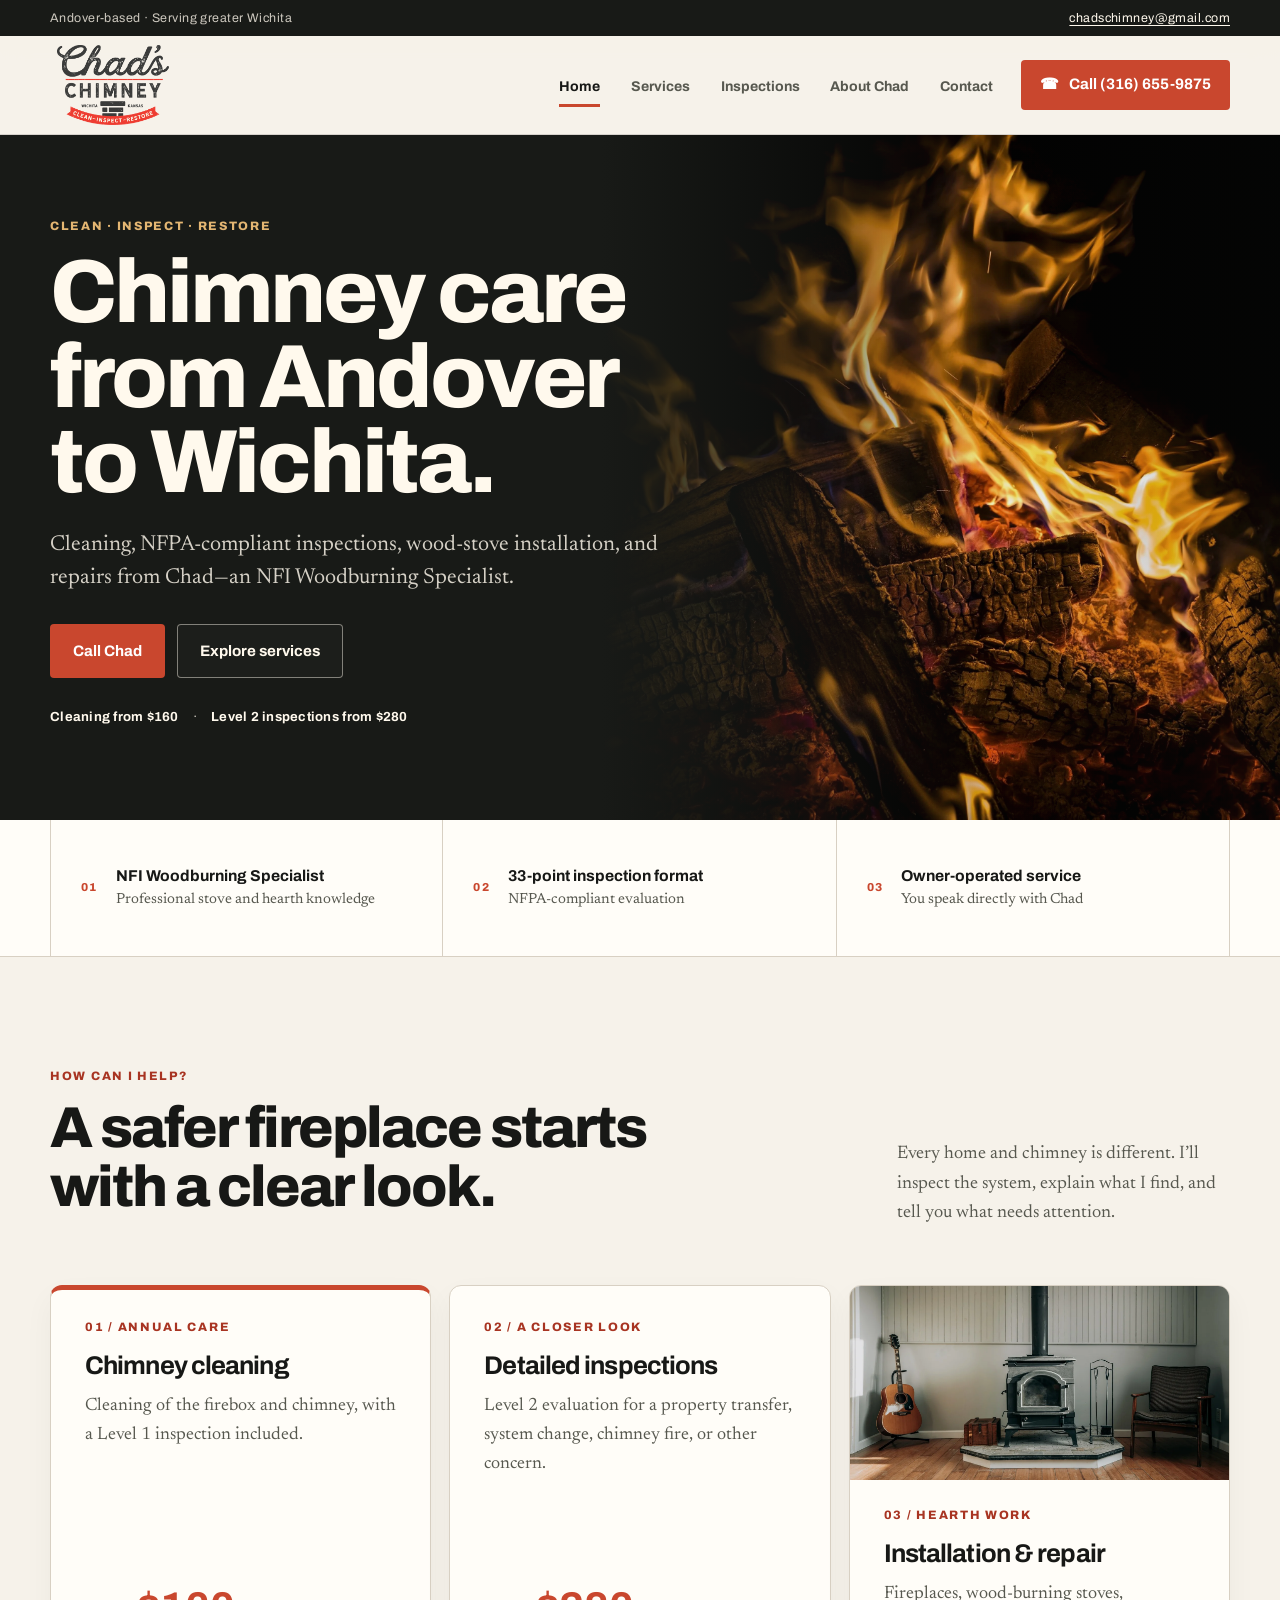
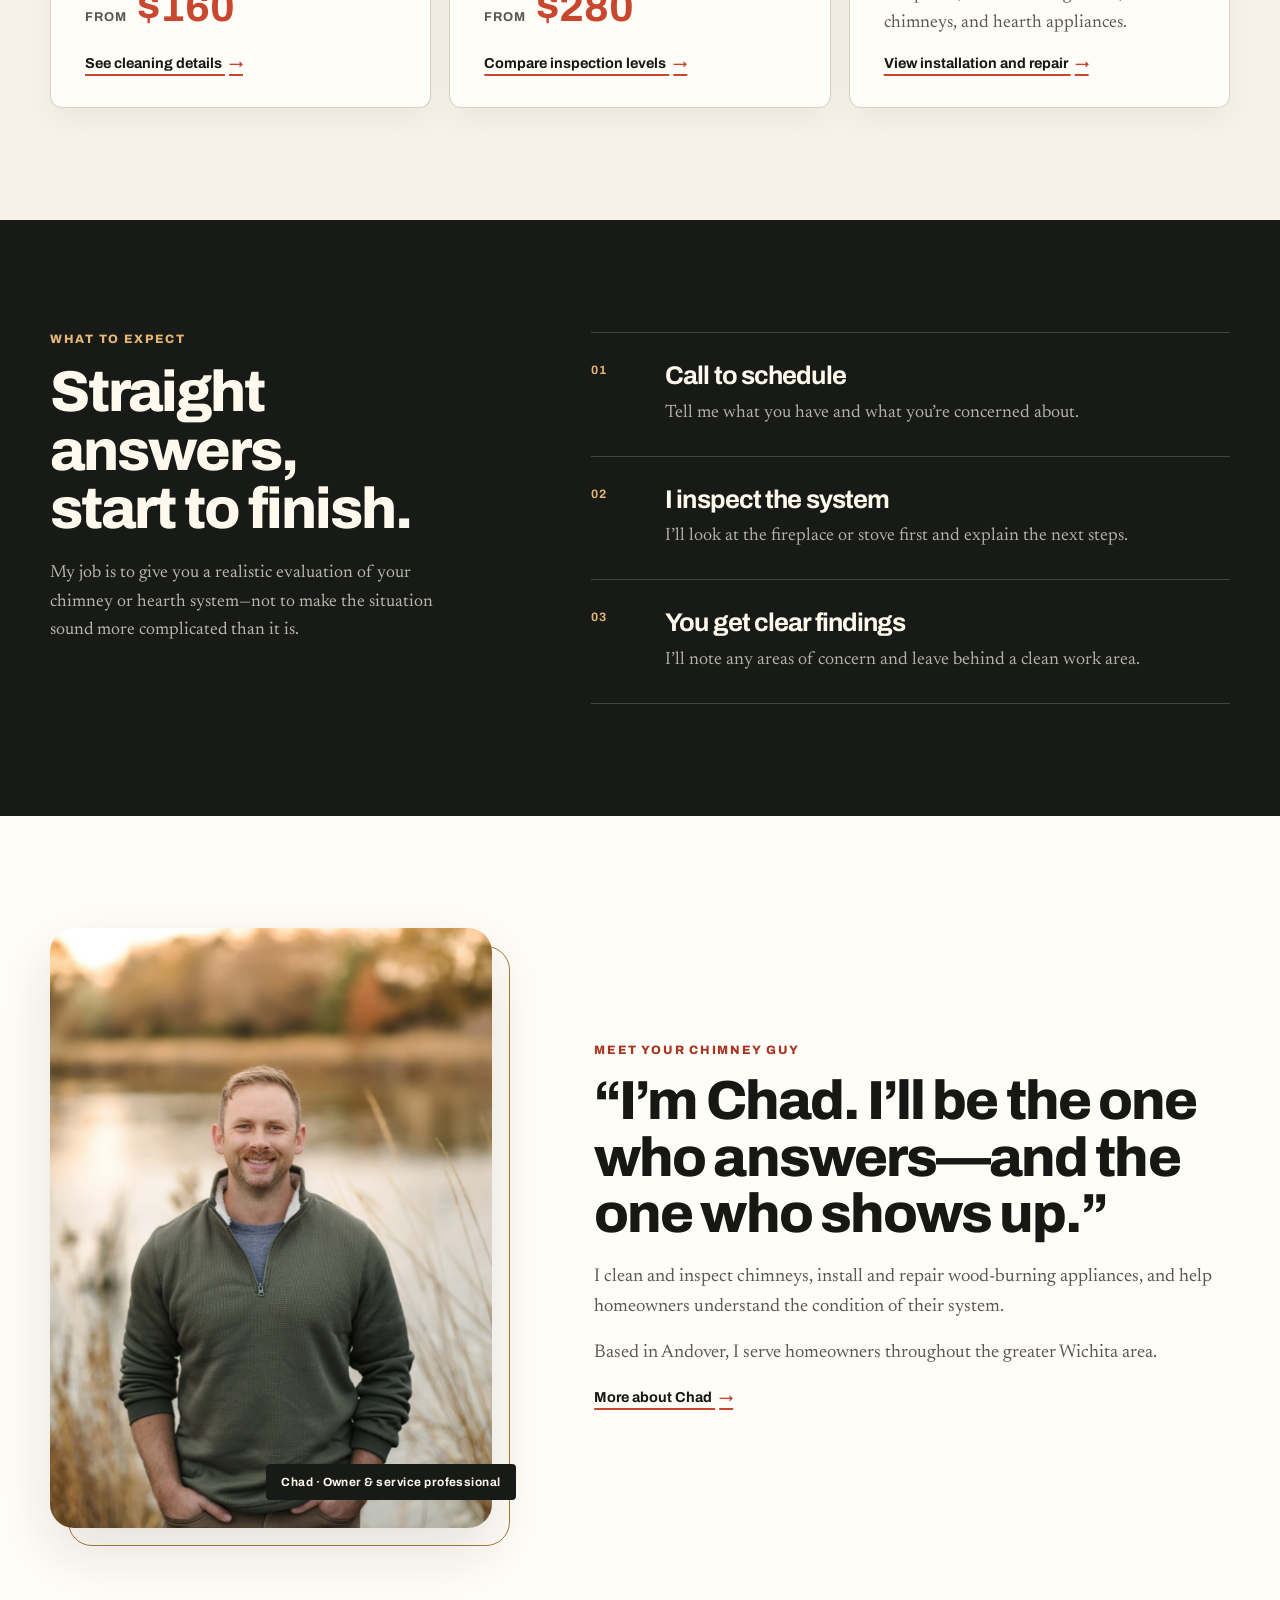
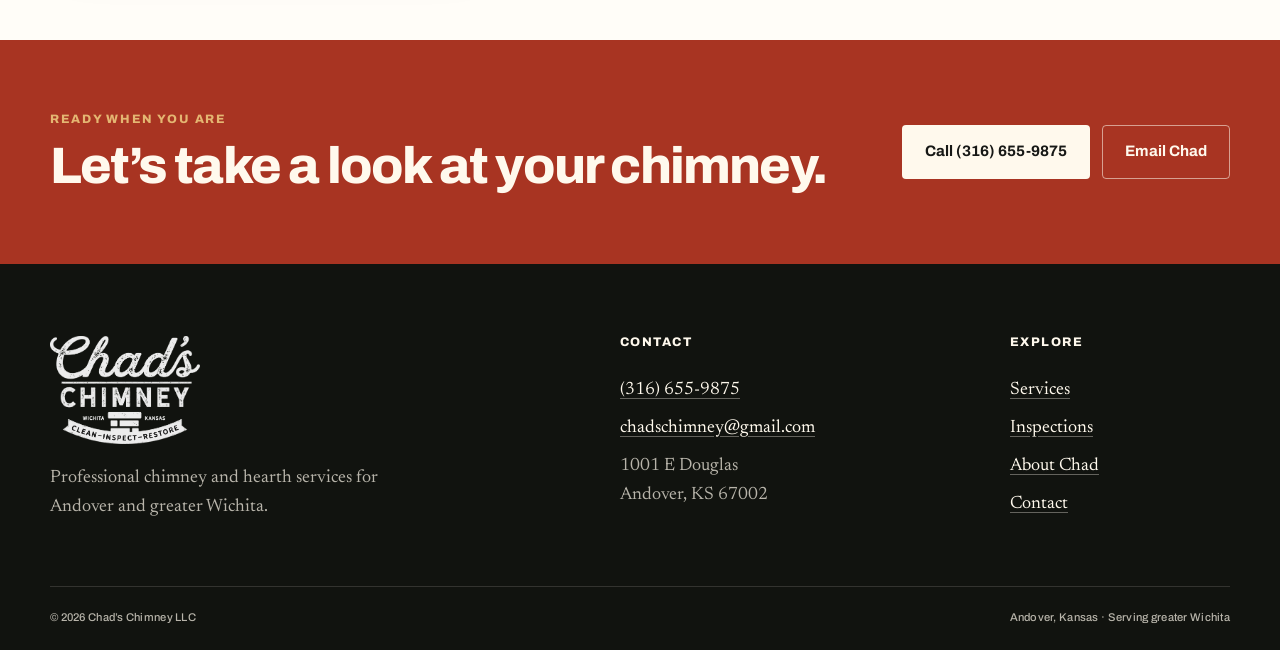
<file: index.html>
<!doctype html>
<html lang="en">
<head>
  <meta charset="utf-8">
  <meta name="viewport" content="width=device-width, initial-scale=1">
  <title>Chad's Chimney | Chimney Cleaning & Inspection in Wichita, KS</title>
  <meta name="description" content="Chimney cleaning, NFPA-compliant inspections, stove installation, and repairs from an NFI Woodburning Specialist serving Andover and greater Wichita.">
  <link rel="canonical" href="https://www.chadschimney.com/">
  <link rel="icon" href="assets/logo.webp" type="image/webp">
  <link rel="preconnect" href="https://fonts.googleapis.com">
  <link rel="preconnect" href="https://fonts.gstatic.com" crossorigin>
  <link rel="stylesheet" href="https://fonts.googleapis.com/css2?family=Archivo:wght@500;600;700;800&family=Newsreader:opsz,wght@6..72,400;6..72,500&display=swap">
  <link rel="stylesheet" href="styles.css">
  <script src="site.js" defer></script>
  <script type="application/ld+json">
  {
    "@context": "https://schema.org",
    "@type": "HomeAndConstructionBusiness",
    "name": "Chad's Chimney",
    "legalName": "Chad's Chimney LLC",
    "url": "https://www.chadschimney.com/",
    "telephone": "+1-316-655-9875",
    "email": "chadschimney@gmail.com",
    "address": {
      "@type": "PostalAddress",
      "streetAddress": "1001 E Douglas",
      "addressLocality": "Andover",
      "addressRegion": "KS",
      "postalCode": "67002",
      "addressCountry": "US"
    },
    "areaServed": [
      { "@type": "City", "name": "Andover" },
      { "@type": "City", "name": "Wichita" }
    ],
    "hasCredential": "NFI Woodburning Specialist"
  }
  </script>
</head>
<body>
  <a class="skip-link" href="#main">Skip to content</a>

  <div class="utility-bar">
    <div class="shell utility-inner">
      <span>Andover-based · Serving greater Wichita</span>
      <a href="mailto:chadschimney@gmail.com">chadschimney@gmail.com</a>
    </div>
  </div>

  <header class="site-header">
    <div class="shell header-inner">
      <a class="logo-link" href="index.html" aria-label="Chad's Chimney home">
        <img src="assets/logo.webp" alt="Chad's Chimney — Clean, Inspect, Restore" width="846" height="600">
      </a>

      <button class="menu-toggle" type="button" aria-expanded="false" aria-controls="primary-nav">
        <span class="menu-lines" aria-hidden="true"></span>
        <span>Menu</span>
      </button>

      <nav class="primary-nav" id="primary-nav" aria-label="Primary navigation">
        <a href="index.html" aria-current="page">Home</a>
        <a href="services.html">Services</a>
        <a href="inspections.html">Inspections</a>
        <a href="about.html">About Chad</a>
        <a href="contact.html">Contact</a>
      </nav>

      <a class="button button-call header-call" href="tel:+13166559875">
        <span aria-hidden="true">☎</span>
        <span>Call (316) 655-9875</span>
      </a>
    </div>
  </header>

  <main id="main">
    <section class="hero hero-home">
      <div class="hero-media" aria-hidden="true">
        <img src="assets/fireplace.webp" alt="" width="2500" height="1929">
      </div>
      <div class="shell hero-inner">
        <div class="hero-copy">
          <p class="eyebrow eyebrow-light">Clean · Inspect · Restore</p>
          <h1>Chimney care from Andover to Wichita.</h1>
          <p class="hero-lede">Cleaning, NFPA-compliant inspections, wood-stove installation, and repairs from Chad—an NFI Woodburning Specialist.</p>
          <div class="button-row">
            <a class="button button-primary" href="tel:+13166559875">Call Chad</a>
            <a class="button button-ghost" href="services.html">Explore services</a>
          </div>
          <p class="price-line"><strong>Cleaning from $160</strong><span aria-hidden="true">·</span><strong>Level 2 inspections from $280</strong></p>
        </div>
      </div>
    </section>

    <section class="trust-ribbon" aria-label="Credentials and service standards">
      <div class="shell trust-grid">
        <div class="trust-item">
          <span class="trust-number">01</span>
          <div><strong>NFI Woodburning Specialist</strong><span>Professional stove and hearth knowledge</span></div>
        </div>
        <div class="trust-item">
          <span class="trust-number">02</span>
          <div><strong>33-point inspection format</strong><span>NFPA-compliant evaluation</span></div>
        </div>
        <div class="trust-item">
          <span class="trust-number">03</span>
          <div><strong>Owner-operated service</strong><span>You speak directly with Chad</span></div>
        </div>
      </div>
    </section>

    <section class="section" aria-labelledby="services-heading">
      <div class="shell">
        <div class="section-heading split-heading">
          <div>
            <p class="eyebrow">How can I help?</p>
            <h2 id="services-heading">A safer fireplace starts with a clear look.</h2>
          </div>
          <p>Every home and chimney is different. I’ll inspect the system, explain what I find, and tell you what needs attention.</p>
        </div>

        <div class="service-grid">
          <article class="service-card featured-card">
            <p class="card-index">01 / Annual care</p>
            <h3>Chimney cleaning</h3>
            <p>Cleaning of the firebox and chimney, with a Level 1 inspection included.</p>
            <div class="card-price"><span>From</span><strong>$160</strong></div>
            <a class="text-link" href="sweeping.html">See cleaning details <span aria-hidden="true">→</span></a>
          </article>

          <article class="service-card">
            <p class="card-index">02 / A closer look</p>
            <h3>Detailed inspections</h3>
            <p>Level 2 evaluation for a property transfer, system change, chimney fire, or other concern.</p>
            <div class="card-price"><span>From</span><strong>$280</strong></div>
            <a class="text-link" href="inspections.html">Compare inspection levels <span aria-hidden="true">→</span></a>
          </article>

          <article class="service-card image-card">
            <div class="card-image"><img src="assets/wood-stove.webp" alt="Wood stove installed in a finished living space" width="1500" height="1000" loading="lazy"></div>
            <div class="image-card-body">
              <p class="card-index">03 / Hearth work</p>
              <h3>Installation & repair</h3>
              <p>Fireplaces, wood-burning stoves, chimneys, and hearth appliances.</p>
              <a class="text-link" href="installation-repair.html">View installation and repair <span aria-hidden="true">→</span></a>
            </div>
          </article>
        </div>
      </div>
    </section>

    <section class="section section-dark" aria-labelledby="visit-heading">
      <div class="shell process-layout">
        <div class="process-intro">
          <p class="eyebrow eyebrow-light">What to expect</p>
          <h2 id="visit-heading">Straight answers, start to finish.</h2>
          <p>My job is to give you a realistic evaluation of your chimney or hearth system—not to make the situation sound more complicated than it is.</p>
        </div>
        <ol class="process-list">
          <li>
            <span>01</span>
            <div><h3>Call to schedule</h3><p>Tell me what you have and what you’re concerned about.</p></div>
          </li>
          <li>
            <span>02</span>
            <div><h3>I inspect the system</h3><p>I’ll look at the fireplace or stove first and explain the next steps.</p></div>
          </li>
          <li>
            <span>03</span>
            <div><h3>You get clear findings</h3><p>I’ll note any areas of concern and leave behind a clean work area.</p></div>
          </li>
        </ol>
      </div>
    </section>

    <section class="section owner-section" aria-labelledby="owner-heading">
      <div class="shell owner-grid">
        <div class="portrait-frame">
          <img src="assets/chad.webp" alt="Chad, owner of Chad's Chimney" width="2500" height="3812" loading="lazy">
          <span class="portrait-caption">Chad · Owner & service professional</span>
        </div>
        <div class="owner-copy">
          <p class="eyebrow">Meet your chimney guy</p>
          <h2 id="owner-heading">“I’m Chad. I’ll be the one who answers—and the one who shows up.”</h2>
          <p>I clean and inspect chimneys, install and repair wood-burning appliances, and help homeowners understand the condition of their system.</p>
          <p>Based in Andover, I serve homeowners throughout the greater Wichita area.</p>
          <a class="text-link" href="about.html">More about Chad <span aria-hidden="true">→</span></a>
        </div>
      </div>
    </section>

    <section class="cta-band" aria-labelledby="cta-heading">
      <div class="shell cta-inner">
        <div>
          <p class="eyebrow eyebrow-light">Ready when you are</p>
          <h2 id="cta-heading">Let’s take a look at your chimney.</h2>
        </div>
        <div class="button-row">
          <a class="button button-light" href="tel:+13166559875">Call (316) 655-9875</a>
          <a class="button button-outline-light" href="mailto:chadschimney@gmail.com">Email Chad</a>
        </div>
      </div>
    </section>
  </main>

  <footer class="site-footer">
    <div class="shell footer-grid">
      <div>
        <img class="footer-logo" src="assets/logo.webp" alt="Chad's Chimney" width="846" height="600">
        <p>Professional chimney and hearth services for Andover and greater Wichita.</p>
      </div>
      <div>
        <h2>Contact</h2>
        <a href="tel:+13166559875">(316) 655-9875</a>
        <a href="mailto:chadschimney@gmail.com">chadschimney@gmail.com</a>
        <span>1001 E Douglas<br>Andover, KS 67002</span>
      </div>
      <div>
        <h2>Explore</h2>
        <a href="services.html">Services</a>
        <a href="inspections.html">Inspections</a>
        <a href="about.html">About Chad</a>
        <a href="contact.html">Contact</a>
      </div>
    </div>
    <div class="shell footer-bottom">
      <span>© 2026 Chad’s Chimney LLC</span>
        <span>Andover, Kansas · Serving greater Wichita</span>
    </div>
  </footer>

  <div class="mobile-callbar">
    <a href="tel:+13166559875"><span aria-hidden="true">☎</span> Call Chad · (316) 655-9875</a>
  </div>
</body>
</html>
</file>
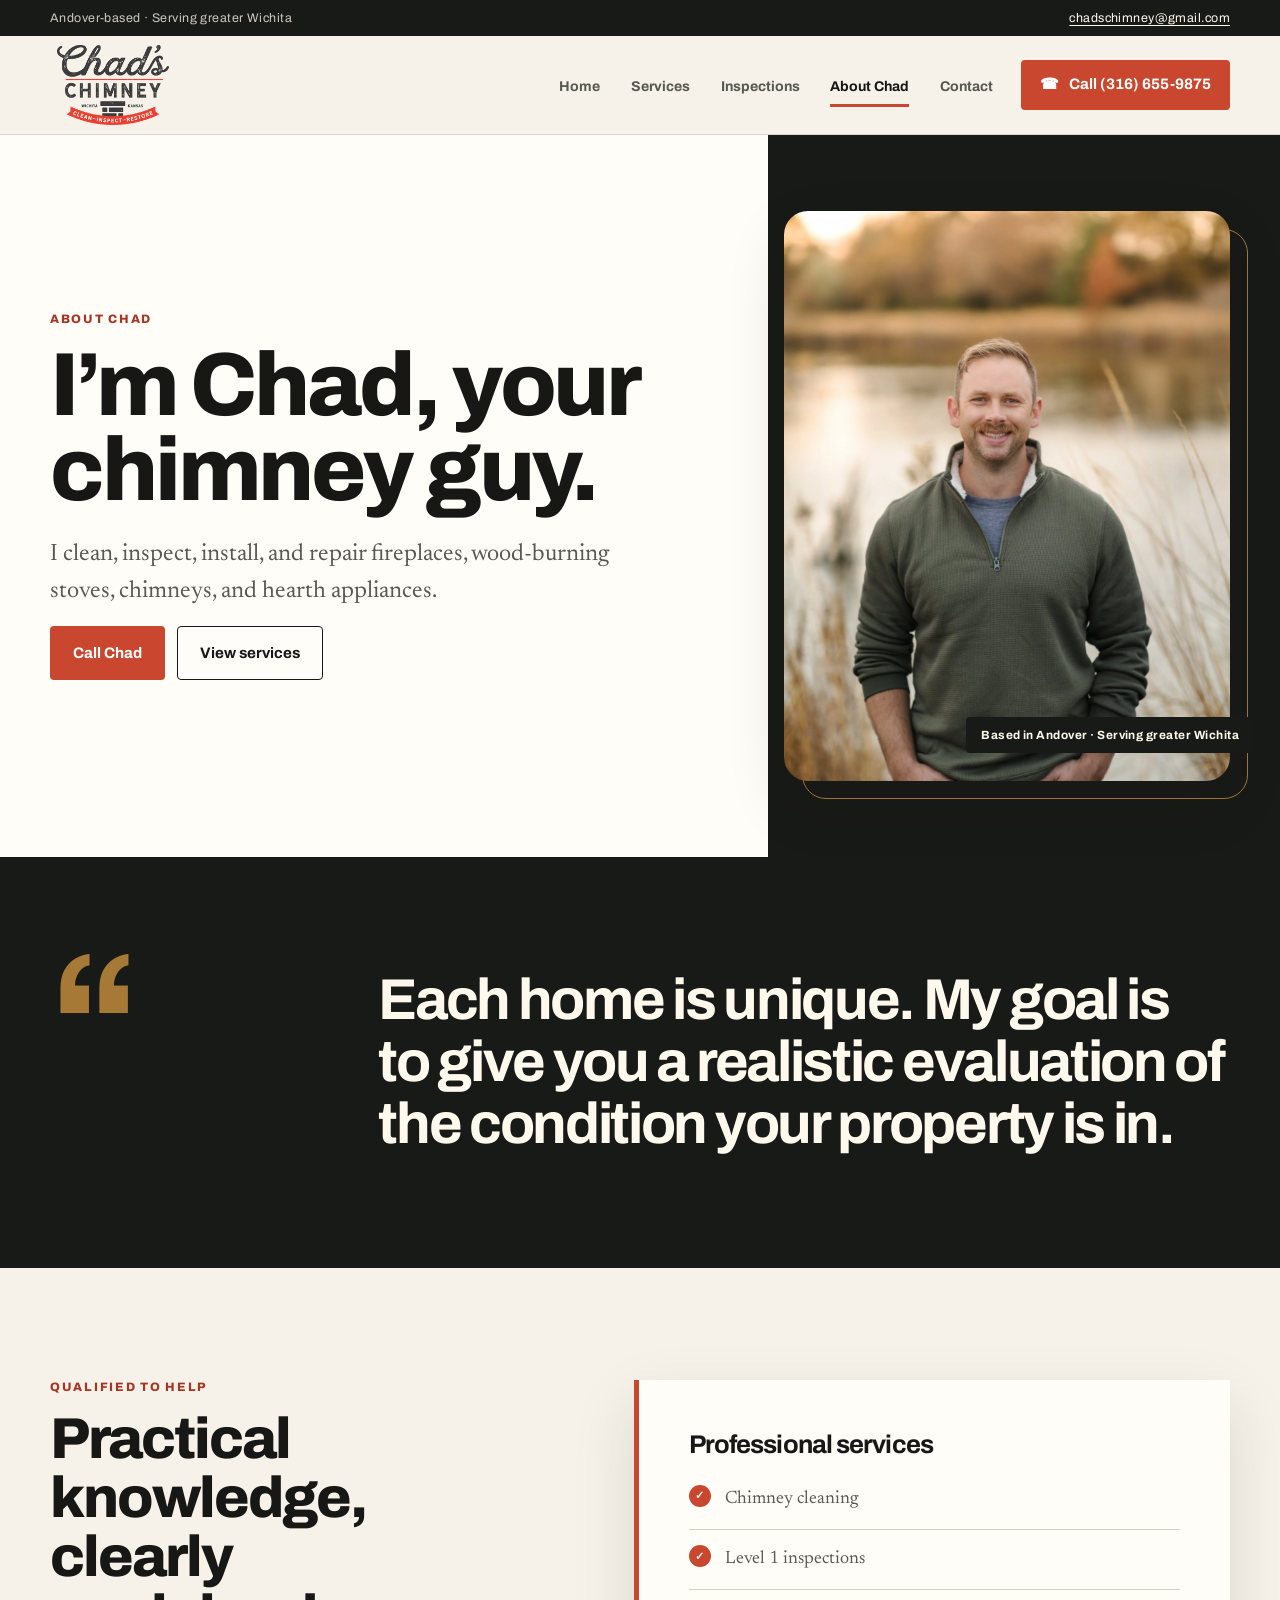
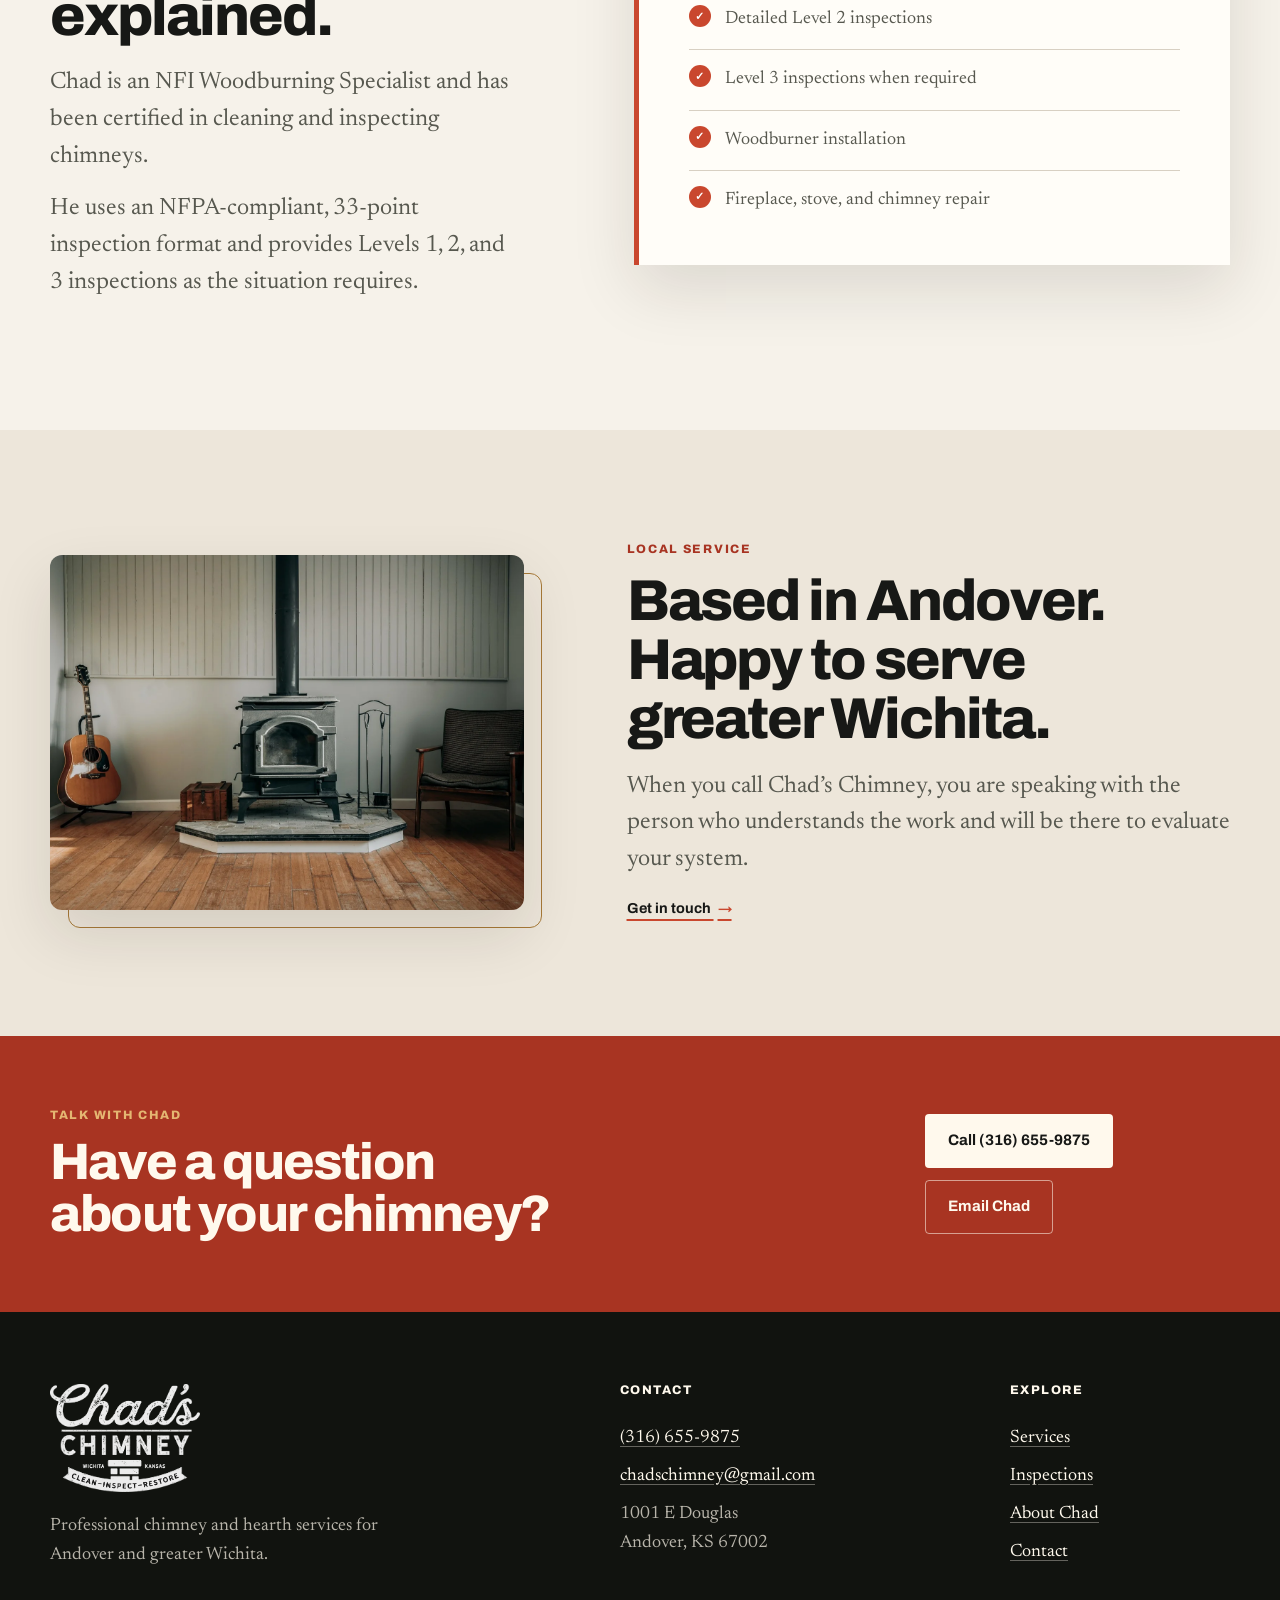
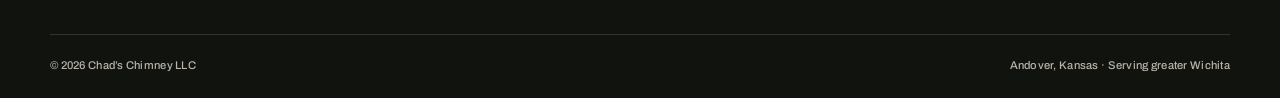
<file: about.html>
<!doctype html>
<html lang="en">
<head>
  <meta charset="utf-8"><meta name="viewport" content="width=device-width, initial-scale=1"><title>About Chad | Chad's Chimney in Andover, KS</title><meta name="description" content="Meet Chad, an NFI Woodburning Specialist providing chimney cleaning, inspections, installation, and repair across greater Wichita."><link rel="canonical" href="https://www.chadschimney.com/about"><link rel="icon" href="assets/logo.webp" type="image/webp"><link rel="preconnect" href="https://fonts.googleapis.com"><link rel="preconnect" href="https://fonts.gstatic.com" crossorigin><link rel="stylesheet" href="https://fonts.googleapis.com/css2?family=Archivo:wght@500;600;700;800&family=Newsreader:opsz,wght@6..72,400;6..72,500&display=swap"><link rel="stylesheet" href="styles.css"><script src="site.js" defer></script>
</head>
<body>
  <a class="skip-link" href="#main">Skip to content</a><div class="utility-bar"><div class="shell utility-inner"><span>Andover-based · Serving greater Wichita</span><a href="mailto:chadschimney@gmail.com">chadschimney@gmail.com</a></div></div>
  <header class="site-header"><div class="shell header-inner"><a class="logo-link" href="index.html" aria-label="Chad's Chimney home"><img src="assets/logo.webp" alt="Chad's Chimney — Clean, Inspect, Restore" width="846" height="600"></a><button class="menu-toggle" type="button" aria-expanded="false" aria-controls="primary-nav"><span class="menu-lines" aria-hidden="true"></span><span>Menu</span></button><nav class="primary-nav" id="primary-nav" aria-label="Primary navigation"><a href="index.html">Home</a><a href="services.html">Services</a><a href="inspections.html">Inspections</a><a href="about.html" aria-current="page">About Chad</a><a href="contact.html">Contact</a></nav><a class="button button-call header-call" href="tel:+13166559875"><span aria-hidden="true">☎</span><span>Call (316) 655-9875</span></a></div></header>
  <main id="main">
    <section class="about-hero"><div class="shell about-hero-grid"><div class="about-copy"><p class="eyebrow">About Chad</p><h1>I’m Chad, your chimney guy.</h1><p class="large-copy">I clean, inspect, install, and repair fireplaces, wood-burning stoves, chimneys, and hearth appliances.</p><div class="button-row"><a class="button button-primary" href="tel:+13166559875">Call Chad</a><a class="button button-secondary" href="services.html">View services</a></div></div><div class="portrait-frame about-portrait"><img src="assets/chad.webp" alt="Chad, owner of Chad's Chimney" width="2500" height="3812"><span class="portrait-caption">Based in Andover · Serving greater Wichita</span></div></div></section>
    <section class="section section-dark"><div class="shell statement-grid"><p class="statement-mark" aria-hidden="true">“</p><blockquote><p>Each home is unique. My goal is to give you a realistic evaluation of the condition your property is in.</p></blockquote></div></section>
    <section class="section"><div class="shell detail-layout"><div><p class="eyebrow">Qualified to help</p><h2>Practical knowledge, clearly explained.</h2><p class="large-copy">Chad is an NFI Woodburning Specialist and has been certified in cleaning and inspecting chimneys.</p><p class="large-copy">He uses an NFPA-compliant, 33-point inspection format and provides Levels 1, 2, and 3 inspections as the situation requires.</p></div><div class="check-panel"><h3>Professional services</h3><ul class="check-list"><li>Chimney cleaning</li><li>Level 1 inspections</li><li>Detailed Level 2 inspections</li><li>Level 3 inspections when required</li><li>Woodburner installation</li><li>Fireplace, stove, and chimney repair</li></ul></div></div></section>
    <section class="section section-muted"><div class="shell media-split reverse"><div class="media-frame"><img src="assets/wood-stove.webp" alt="Wood-burning stove in a comfortable living space" width="1500" height="1000" loading="lazy"></div><div><p class="eyebrow">Local service</p><h2>Based in Andover. Happy to serve greater Wichita.</h2><p class="large-copy">When you call Chad’s Chimney, you are speaking with the person who understands the work and will be there to evaluate your system.</p><a class="text-link" href="contact.html">Get in touch <span aria-hidden="true">→</span></a></div></div></section>
    <section class="cta-band"><div class="shell cta-inner"><div><p class="eyebrow eyebrow-light">Talk with Chad</p><h2>Have a question about your chimney?</h2></div><div class="button-row"><a class="button button-light" href="tel:+13166559875">Call (316) 655-9875</a><a class="button button-outline-light" href="mailto:chadschimney@gmail.com">Email Chad</a></div></div></section>
  </main>
  <footer class="site-footer"><div class="shell footer-grid"><div><img class="footer-logo" src="assets/logo.webp" alt="Chad's Chimney" width="846" height="600"><p>Professional chimney and hearth services for Andover and greater Wichita.</p></div><div><h2>Contact</h2><a href="tel:+13166559875">(316) 655-9875</a><a href="mailto:chadschimney@gmail.com">chadschimney@gmail.com</a><span>1001 E Douglas<br>Andover, KS 67002</span></div><div><h2>Explore</h2><a href="services.html">Services</a><a href="inspections.html">Inspections</a><a href="about.html">About Chad</a><a href="contact.html">Contact</a></div></div><div class="shell footer-bottom"><span>© 2026 Chad’s Chimney LLC</span><span>Andover, Kansas · Serving greater Wichita</span></div></footer><div class="mobile-callbar"><a href="tel:+13166559875"><span aria-hidden="true">☎</span> Call Chad · (316) 655-9875</a></div>
</body></html>
</file>
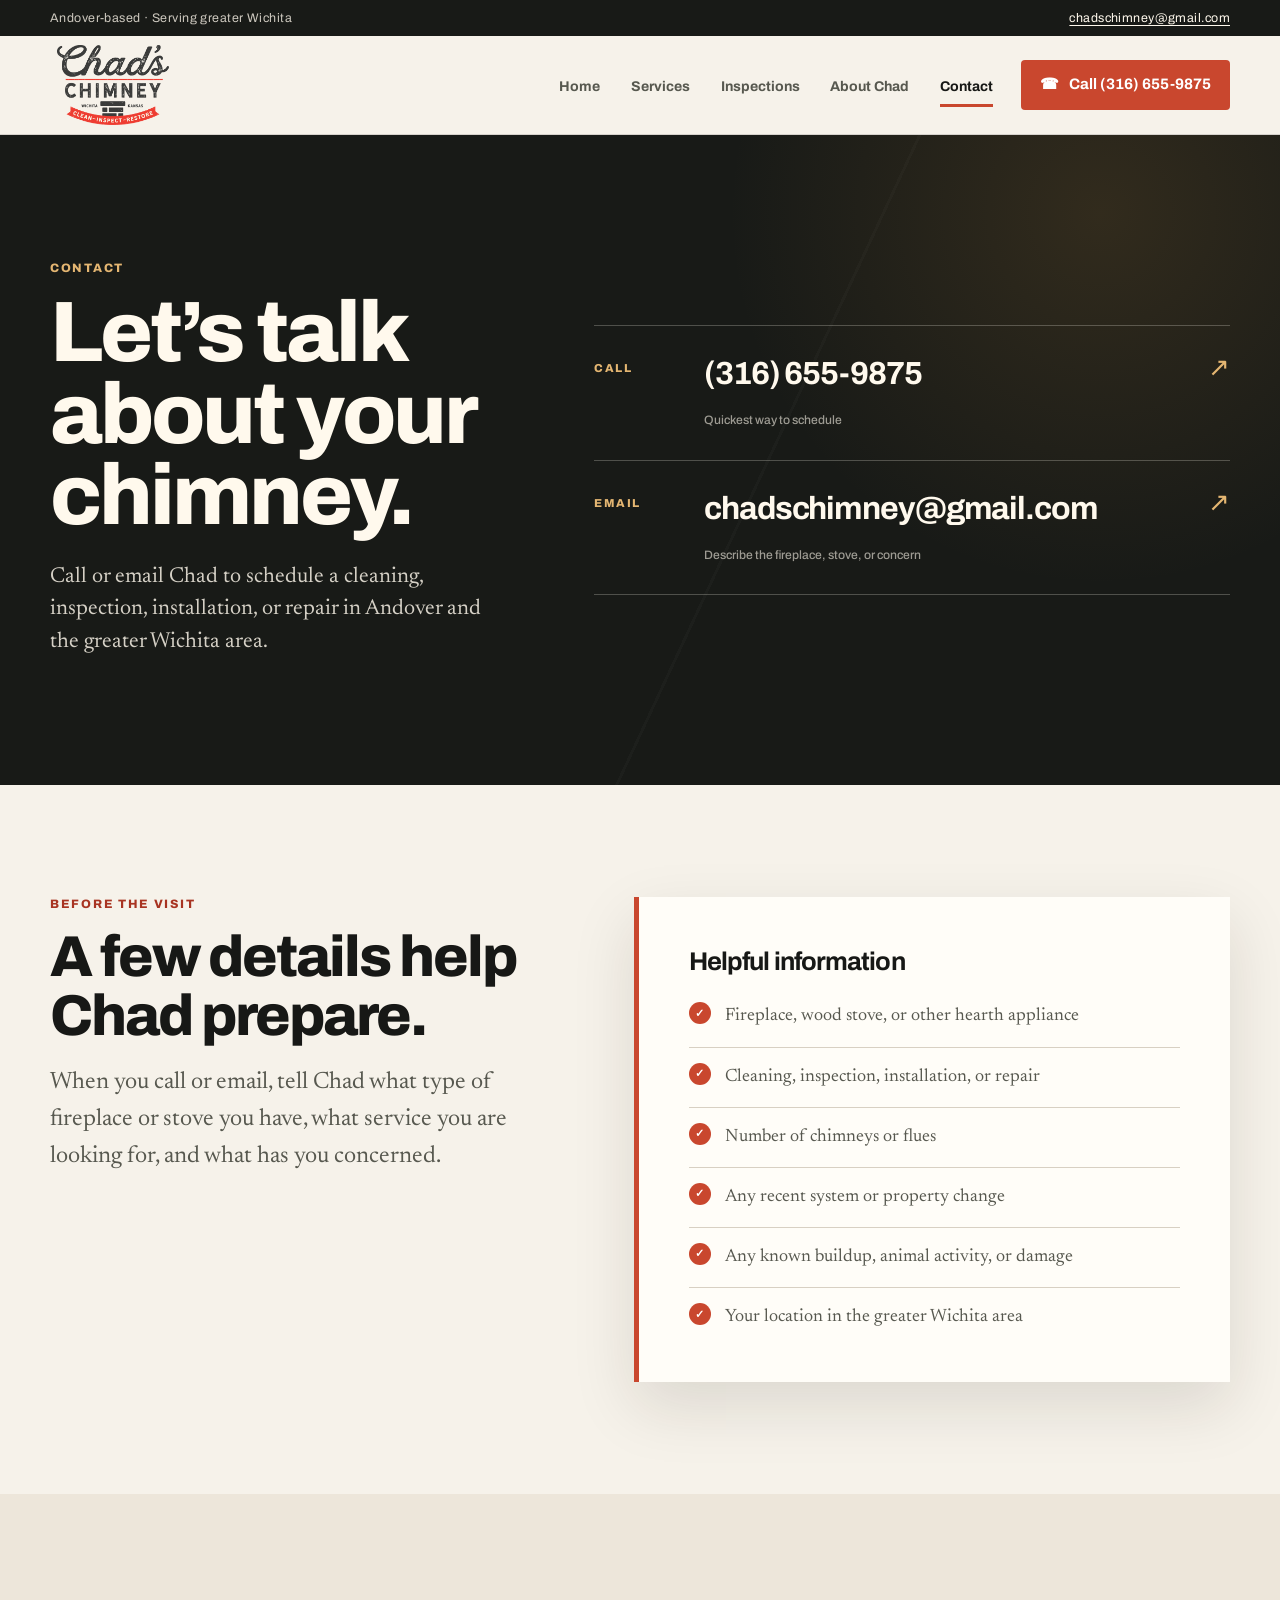
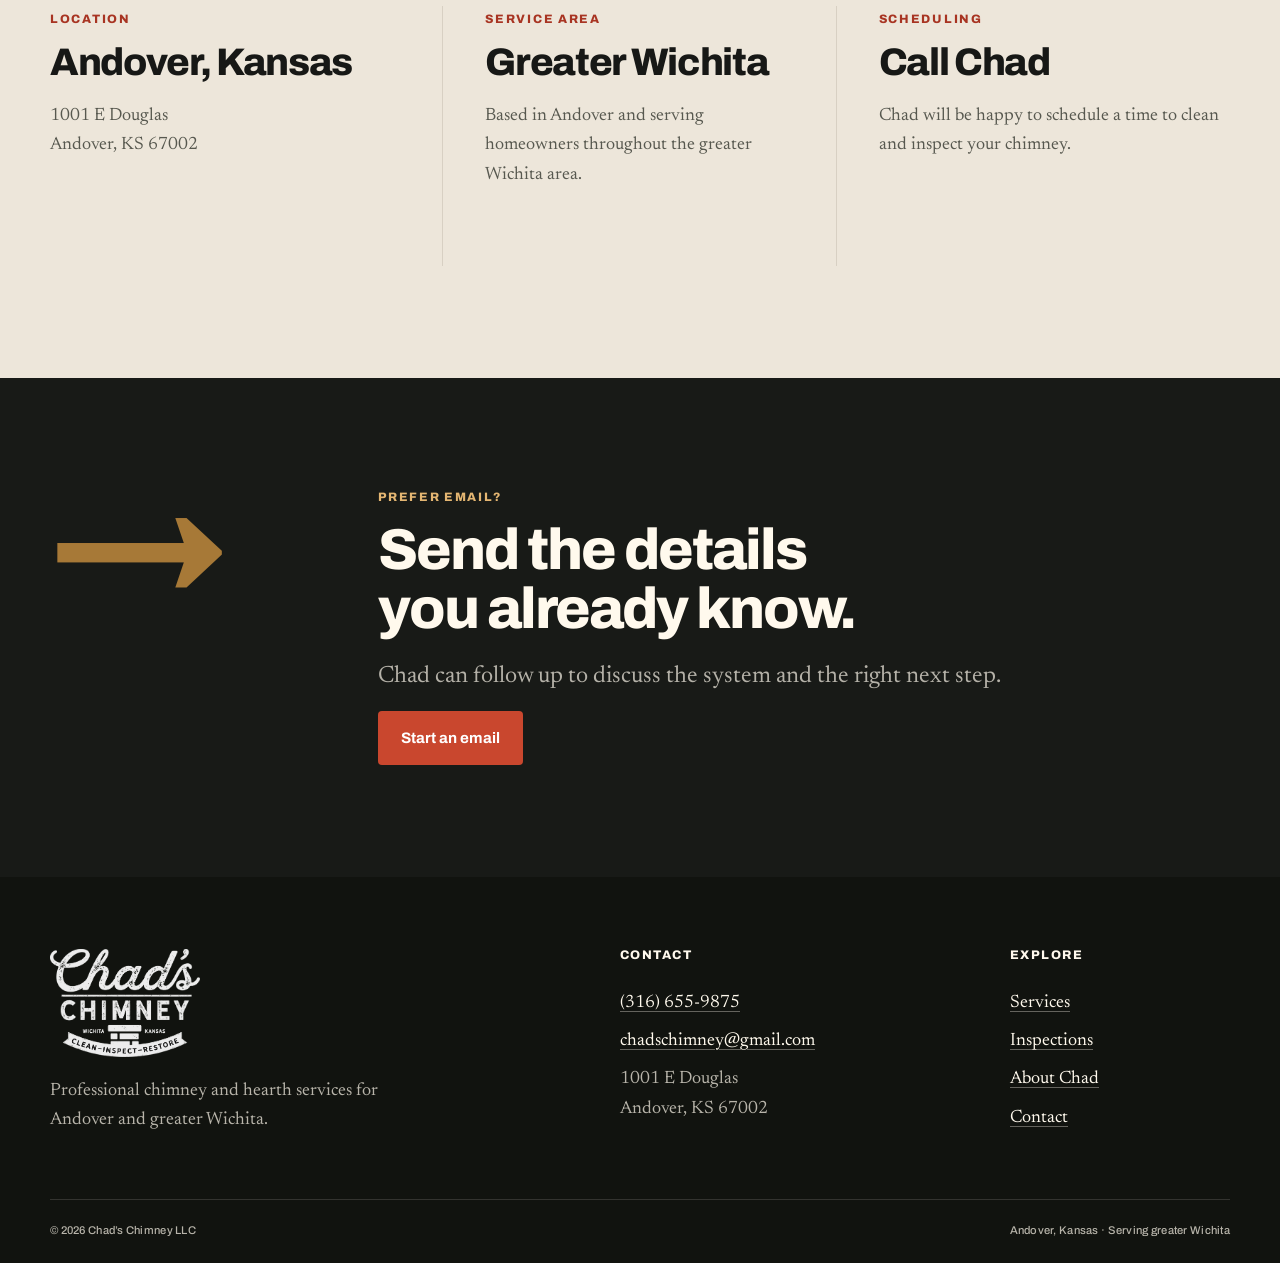
<file: contact.html>
<!doctype html>
<html lang="en">
<head>
  <meta charset="utf-8"><meta name="viewport" content="width=device-width, initial-scale=1"><title>Contact Chad's Chimney | Andover & Wichita, KS</title><meta name="description" content="Call or email Chad's Chimney to schedule chimney cleaning, inspection, installation, or repair in Andover and greater Wichita."><link rel="canonical" href="https://www.chadschimney.com/contact"><link rel="icon" href="assets/logo.webp" type="image/webp"><link rel="preconnect" href="https://fonts.googleapis.com"><link rel="preconnect" href="https://fonts.gstatic.com" crossorigin><link rel="stylesheet" href="https://fonts.googleapis.com/css2?family=Archivo:wght@500;600;700;800&family=Newsreader:opsz,wght@6..72,400;6..72,500&display=swap"><link rel="stylesheet" href="styles.css"><script src="site.js" defer></script>
</head>
<body>
  <a class="skip-link" href="#main">Skip to content</a><div class="utility-bar"><div class="shell utility-inner"><span>Andover-based · Serving greater Wichita</span><a href="mailto:chadschimney@gmail.com">chadschimney@gmail.com</a></div></div>
  <header class="site-header"><div class="shell header-inner"><a class="logo-link" href="index.html" aria-label="Chad's Chimney home"><img src="assets/logo.webp" alt="Chad's Chimney — Clean, Inspect, Restore" width="846" height="600"></a><button class="menu-toggle" type="button" aria-expanded="false" aria-controls="primary-nav"><span class="menu-lines" aria-hidden="true"></span><span>Menu</span></button><nav class="primary-nav" id="primary-nav" aria-label="Primary navigation"><a href="index.html">Home</a><a href="services.html">Services</a><a href="inspections.html">Inspections</a><a href="about.html">About Chad</a><a href="contact.html" aria-current="page">Contact</a></nav><a class="button button-call header-call" href="tel:+13166559875"><span aria-hidden="true">☎</span><span>Call (316) 655-9875</span></a></div></header>
  <main id="main">
    <section class="contact-hero"><div class="shell contact-hero-grid"><div><p class="eyebrow eyebrow-light">Contact</p><h1>Let’s talk about your chimney.</h1><p class="hero-lede">Call or email Chad to schedule a cleaning, inspection, installation, or repair in Andover and the greater Wichita area.</p></div><div class="contact-stack"><a class="contact-card" href="tel:+13166559875"><span>Call</span><strong>(316) 655-9875</strong><small>Quickest way to schedule</small></a><a class="contact-card" href="mailto:chadschimney@gmail.com"><span>Email</span><strong>chadschimney@gmail.com</strong><small>Describe the fireplace, stove, or concern</small></a></div></div></section>
    <section class="section"><div class="shell detail-layout"><div><p class="eyebrow">Before the visit</p><h2>A few details help Chad prepare.</h2><p class="large-copy">When you call or email, tell Chad what type of fireplace or stove you have, what service you are looking for, and what has you concerned.</p></div><div class="check-panel"><h3>Helpful information</h3><ul class="check-list"><li>Fireplace, wood stove, or other hearth appliance</li><li>Cleaning, inspection, installation, or repair</li><li>Number of chimneys or flues</li><li>Any recent system or property change</li><li>Any known buildup, animal activity, or damage</li><li>Your location in the greater Wichita area</li></ul></div></div></section>
    <section class="section section-muted"><div class="shell contact-info-grid"><div><p class="card-index">Location</p><h2>Andover, Kansas</h2><p>1001 E Douglas<br>Andover, KS 67002</p></div><div><p class="card-index">Service area</p><h2>Greater Wichita</h2><p>Based in Andover and serving homeowners throughout the greater Wichita area.</p></div><div><p class="card-index">Scheduling</p><h2>Call Chad</h2><p>Chad will be happy to schedule a time to clean and inspect your chimney.</p></div></div></section>
    <section class="section section-dark"><div class="shell statement-grid"><p class="statement-mark" aria-hidden="true">→</p><div><p class="eyebrow eyebrow-light">Prefer email?</p><h2>Send the details you already know.</h2><p class="large-copy dark-copy">Chad can follow up to discuss the system and the right next step.</p><a class="button button-primary" href="mailto:chadschimney@gmail.com?subject=Service%20request%20for%20Chad%27s%20Chimney">Start an email</a></div></div></section>
  </main>
  <footer class="site-footer"><div class="shell footer-grid"><div><img class="footer-logo" src="assets/logo.webp" alt="Chad's Chimney" width="846" height="600"><p>Professional chimney and hearth services for Andover and greater Wichita.</p></div><div><h2>Contact</h2><a href="tel:+13166559875">(316) 655-9875</a><a href="mailto:chadschimney@gmail.com">chadschimney@gmail.com</a><span>1001 E Douglas<br>Andover, KS 67002</span></div><div><h2>Explore</h2><a href="services.html">Services</a><a href="inspections.html">Inspections</a><a href="about.html">About Chad</a><a href="contact.html">Contact</a></div></div><div class="shell footer-bottom"><span>© 2026 Chad’s Chimney LLC</span><span>Andover, Kansas · Serving greater Wichita</span></div></footer><div class="mobile-callbar"><a href="tel:+13166559875"><span aria-hidden="true">☎</span> Call Chad · (316) 655-9875</a></div>
</body></html>
</file>
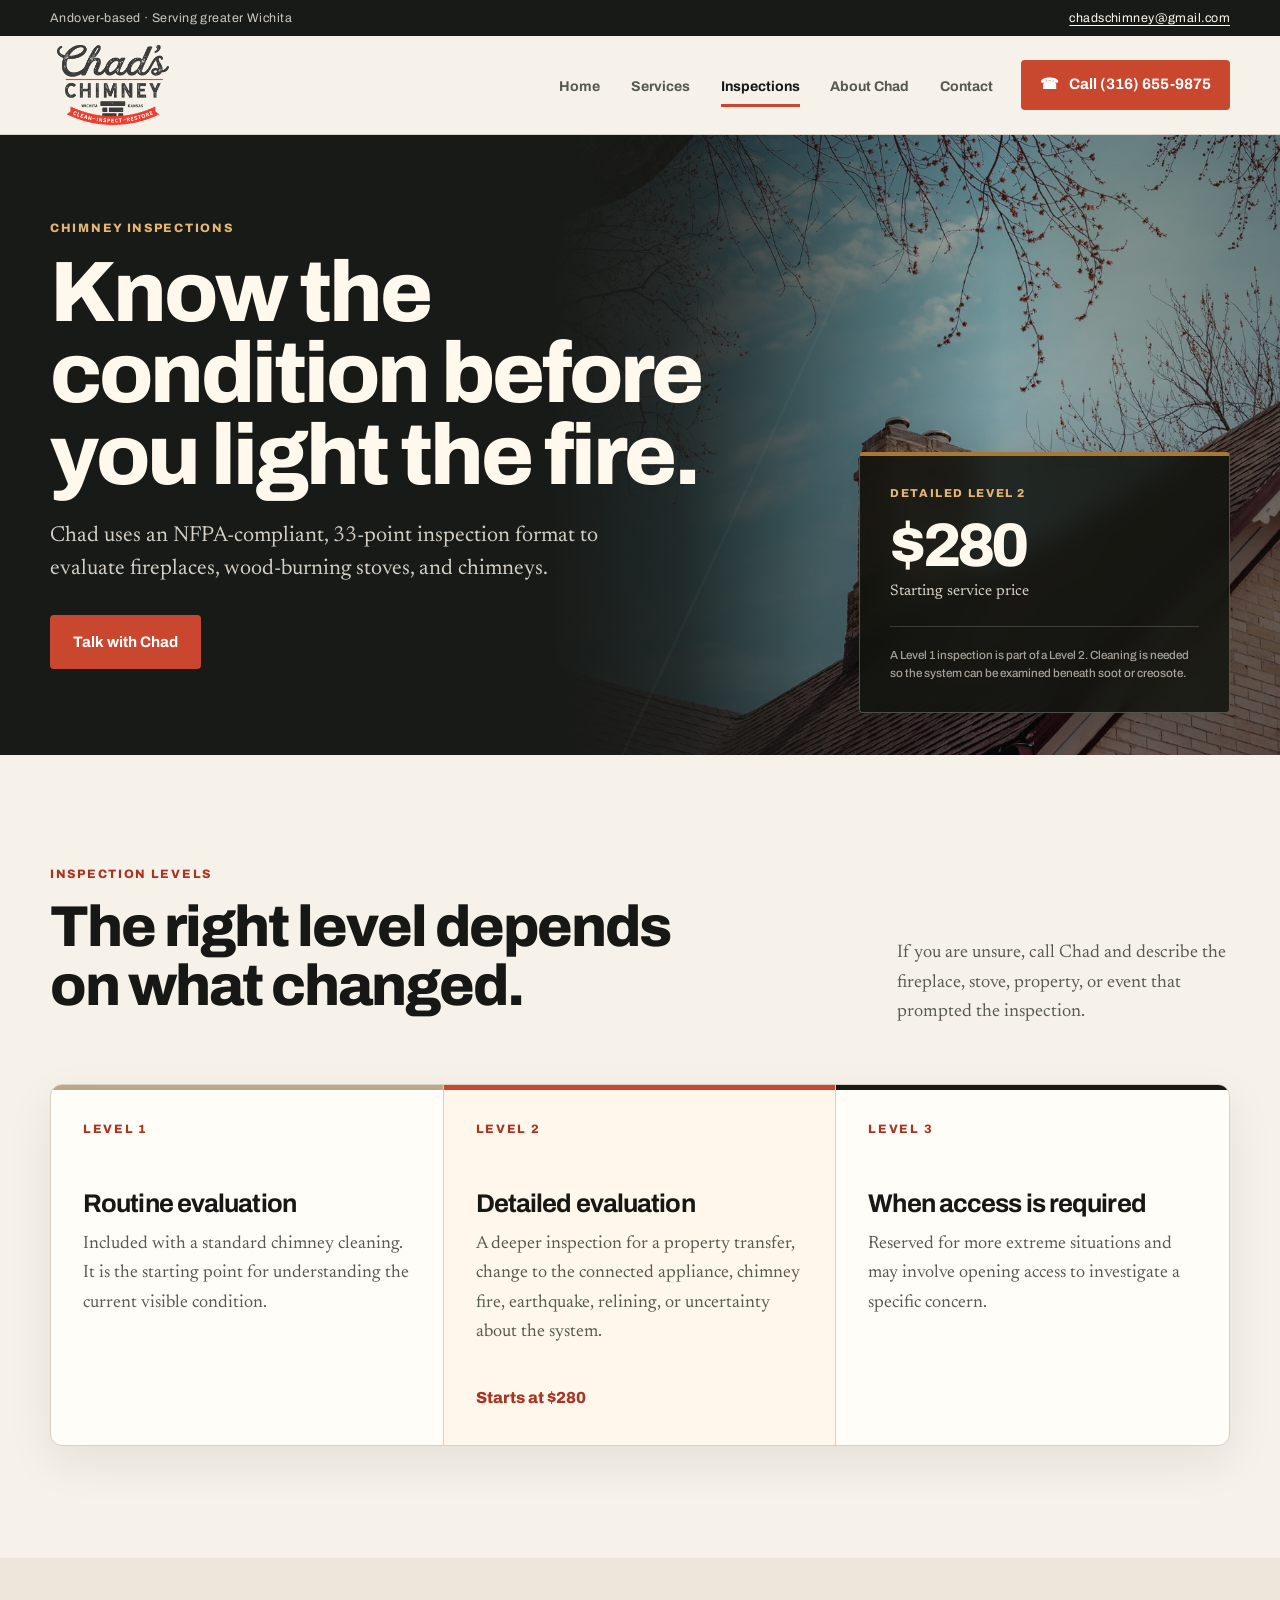
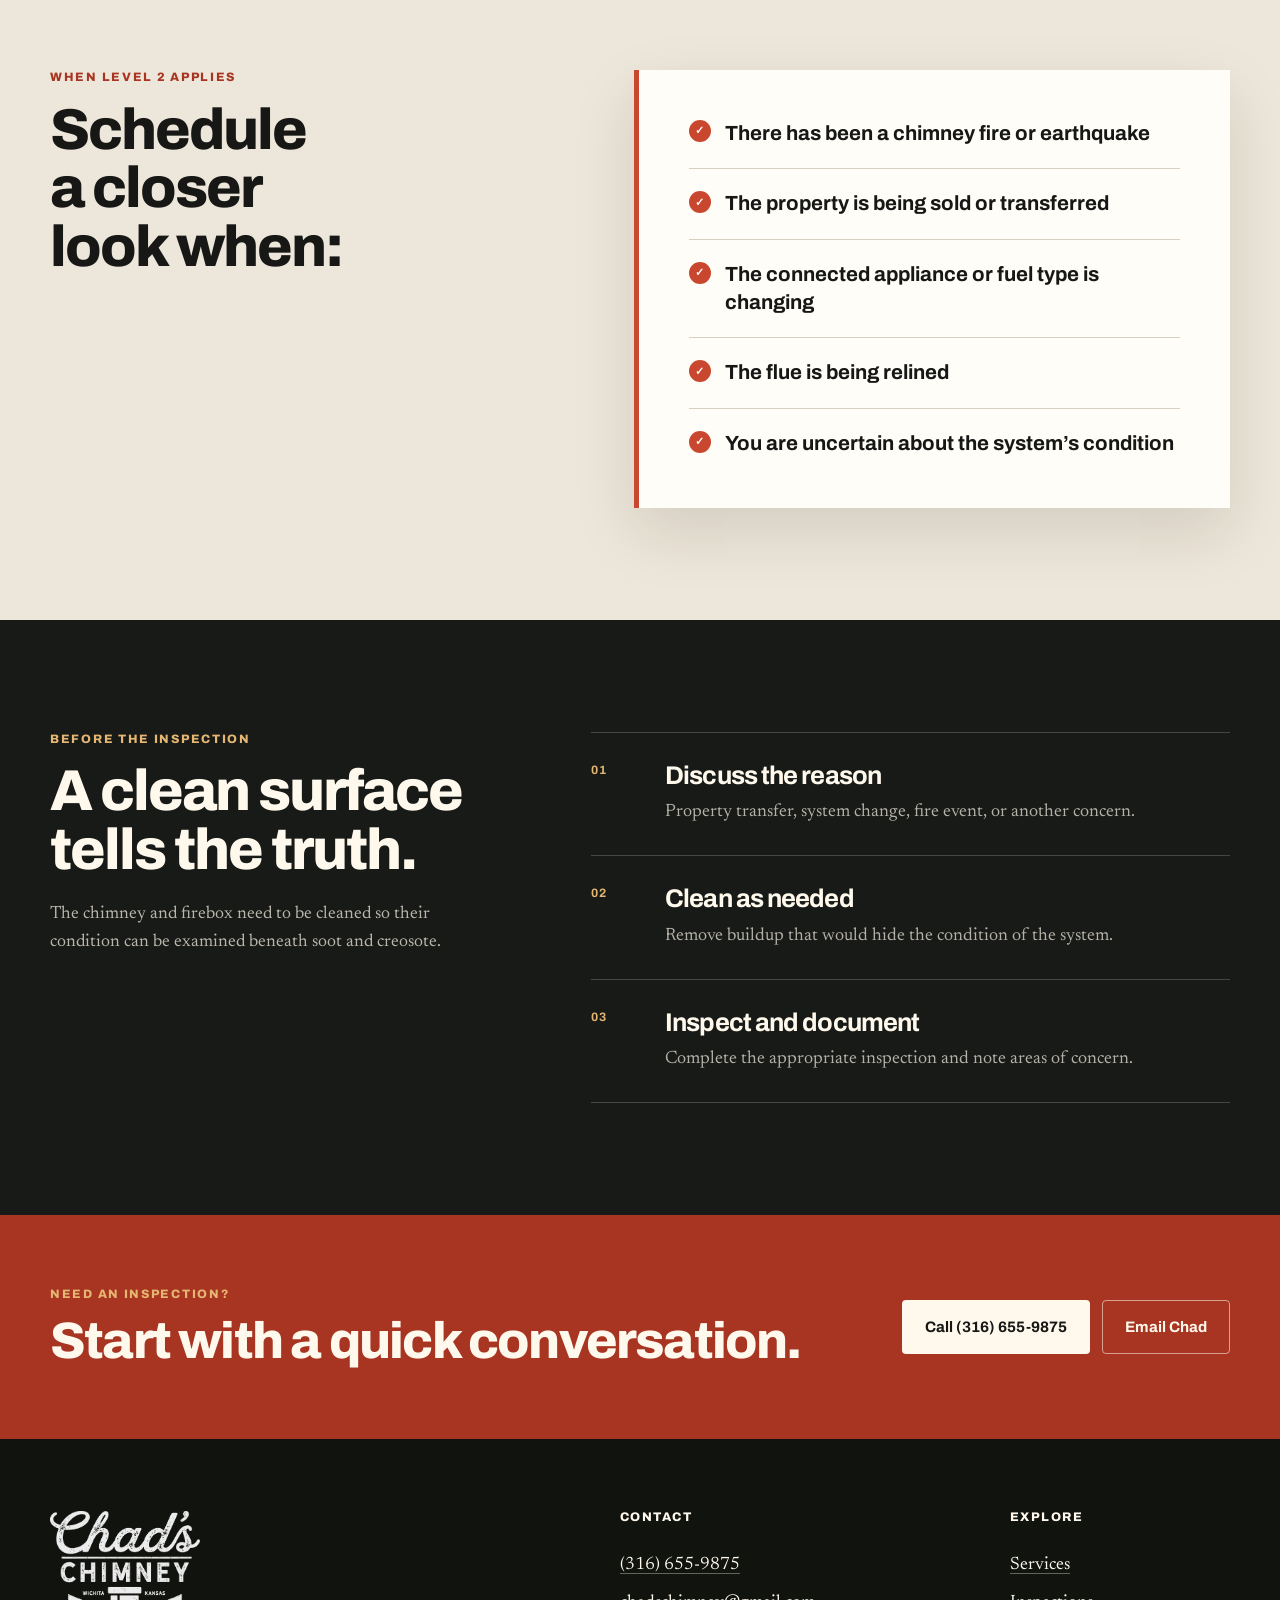
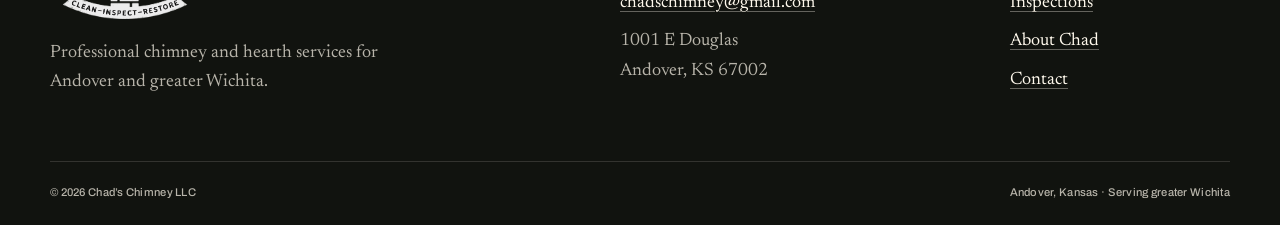
<file: inspections.html>
<!doctype html>
<html lang="en">
<head>
  <meta charset="utf-8"><meta name="viewport" content="width=device-width, initial-scale=1"><title>Chimney Inspections in Wichita & Andover | Chad's Chimney</title><meta name="description" content="NFPA-compliant chimney inspections using a 33-point format. Learn when Level 1, Level 2, or Level 3 inspection applies."><link rel="canonical" href="https://www.chadschimney.com/chimney-inspections"><link rel="icon" href="assets/logo.webp" type="image/webp"><link rel="preconnect" href="https://fonts.googleapis.com"><link rel="preconnect" href="https://fonts.gstatic.com" crossorigin><link rel="stylesheet" href="https://fonts.googleapis.com/css2?family=Archivo:wght@500;600;700;800&family=Newsreader:opsz,wght@6..72,400;6..72,500&display=swap"><link rel="stylesheet" href="styles.css"><script src="site.js" defer></script>
</head>
<body>
  <a class="skip-link" href="#main">Skip to content</a><div class="utility-bar"><div class="shell utility-inner"><span>Andover-based · Serving greater Wichita</span><a href="mailto:chadschimney@gmail.com">chadschimney@gmail.com</a></div></div>
  <header class="site-header"><div class="shell header-inner"><a class="logo-link" href="index.html" aria-label="Chad's Chimney home"><img src="assets/logo.webp" alt="Chad's Chimney — Clean, Inspect, Restore" width="846" height="600"></a><button class="menu-toggle" type="button" aria-expanded="false" aria-controls="primary-nav"><span class="menu-lines" aria-hidden="true"></span><span>Menu</span></button><nav class="primary-nav" id="primary-nav" aria-label="Primary navigation"><a href="index.html">Home</a><a href="services.html">Services</a><a href="inspections.html" aria-current="page">Inspections</a><a href="about.html">About Chad</a><a href="contact.html">Contact</a></nav><a class="button button-call header-call" href="tel:+13166559875"><span aria-hidden="true">☎</span><span>Call (316) 655-9875</span></a></div></header>
  <main id="main">
    <section class="page-hero page-hero-image"><div class="page-hero-media page-hero-media-bright"><img src="assets/chimney.webp" alt="Masonry chimney on a residential roof" width="1500" height="1000"></div><div class="shell page-hero-grid"><div><p class="eyebrow eyebrow-light">Chimney inspections</p><h1>Know the condition before you light the fire.</h1><p class="hero-lede">Chad uses an NFPA-compliant, 33-point inspection format to evaluate fireplaces, wood-burning stoves, and chimneys.</p><div class="button-row"><a class="button button-primary" href="tel:+13166559875">Talk with Chad</a></div></div><div class="hero-ticket"><span>Detailed Level 2</span><strong>$280</strong><p>Starting service price</p><small>A Level 1 inspection is part of a Level 2. Cleaning is needed so the system can be examined beneath soot or creosote.</small></div></div></section>
    <section class="section"><div class="shell"><div class="section-heading split-heading"><div><p class="eyebrow">Inspection levels</p><h2>The right level depends on what changed.</h2></div><p>If you are unsure, call Chad and describe the fireplace, stove, property, or event that prompted the inspection.</p></div><div class="level-grid"><article><span class="level-label">Level 1</span><h3>Routine evaluation</h3><p>Included with a standard chimney cleaning. It is the starting point for understanding the current visible condition.</p></article><article class="level-featured"><span class="level-label">Level 2</span><h3>Detailed evaluation</h3><p>A deeper inspection for a property transfer, change to the connected appliance, chimney fire, earthquake, relining, or uncertainty about the system.</p><strong>Starts at $280</strong></article><article><span class="level-label">Level 3</span><h3>When access is required</h3><p>Reserved for more extreme situations and may involve opening access to investigate a specific concern.</p></article></div></div></section>
    <section class="section section-muted"><div class="shell detail-layout"><div><p class="eyebrow">When Level 2 applies</p><h2>Schedule a closer look when:</h2></div><div class="check-panel"><ul class="check-list large-checks"><li>There has been a chimney fire or earthquake</li><li>The property is being sold or transferred</li><li>The connected appliance or fuel type is changing</li><li>The flue is being relined</li><li>You are uncertain about the system’s condition</li></ul></div></div></section>
    <section class="section section-dark"><div class="shell process-layout"><div class="process-intro"><p class="eyebrow eyebrow-light">Before the inspection</p><h2>A clean surface tells the truth.</h2><p>The chimney and firebox need to be cleaned so their condition can be examined beneath soot and creosote.</p></div><ol class="process-list"><li><span>01</span><div><h3>Discuss the reason</h3><p>Property transfer, system change, fire event, or another concern.</p></div></li><li><span>02</span><div><h3>Clean as needed</h3><p>Remove buildup that would hide the condition of the system.</p></div></li><li><span>03</span><div><h3>Inspect and document</h3><p>Complete the appropriate inspection and note areas of concern.</p></div></li></ol></div></section>
    <section class="cta-band"><div class="shell cta-inner"><div><p class="eyebrow eyebrow-light">Need an inspection?</p><h2>Start with a quick conversation.</h2></div><div class="button-row"><a class="button button-light" href="tel:+13166559875">Call (316) 655-9875</a><a class="button button-outline-light" href="mailto:chadschimney@gmail.com">Email Chad</a></div></div></section>
  </main>
  <footer class="site-footer"><div class="shell footer-grid"><div><img class="footer-logo" src="assets/logo.webp" alt="Chad's Chimney" width="846" height="600"><p>Professional chimney and hearth services for Andover and greater Wichita.</p></div><div><h2>Contact</h2><a href="tel:+13166559875">(316) 655-9875</a><a href="mailto:chadschimney@gmail.com">chadschimney@gmail.com</a><span>1001 E Douglas<br>Andover, KS 67002</span></div><div><h2>Explore</h2><a href="services.html">Services</a><a href="inspections.html">Inspections</a><a href="about.html">About Chad</a><a href="contact.html">Contact</a></div></div><div class="shell footer-bottom"><span>© 2026 Chad’s Chimney LLC</span><span>Andover, Kansas · Serving greater Wichita</span></div></footer><div class="mobile-callbar"><a href="tel:+13166559875"><span aria-hidden="true">☎</span> Call Chad · (316) 655-9875</a></div>
</body></html>
</file>
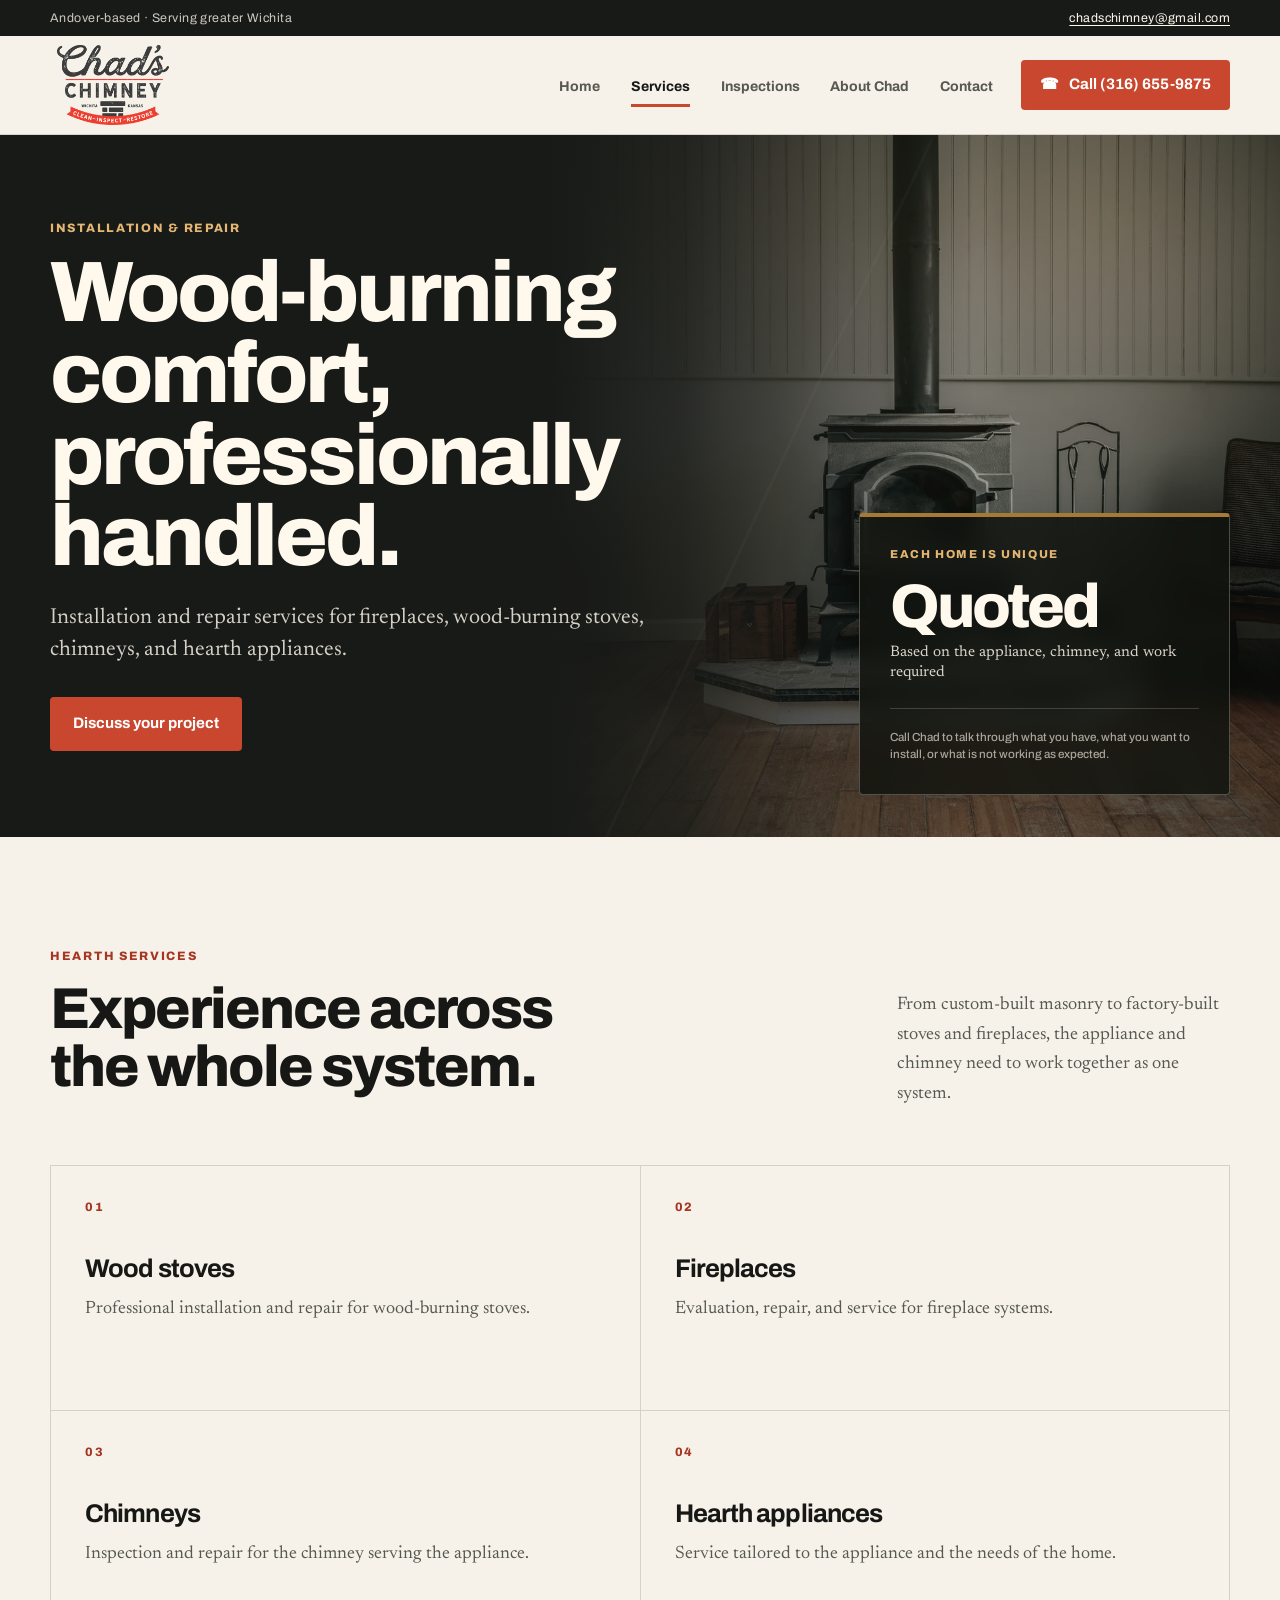
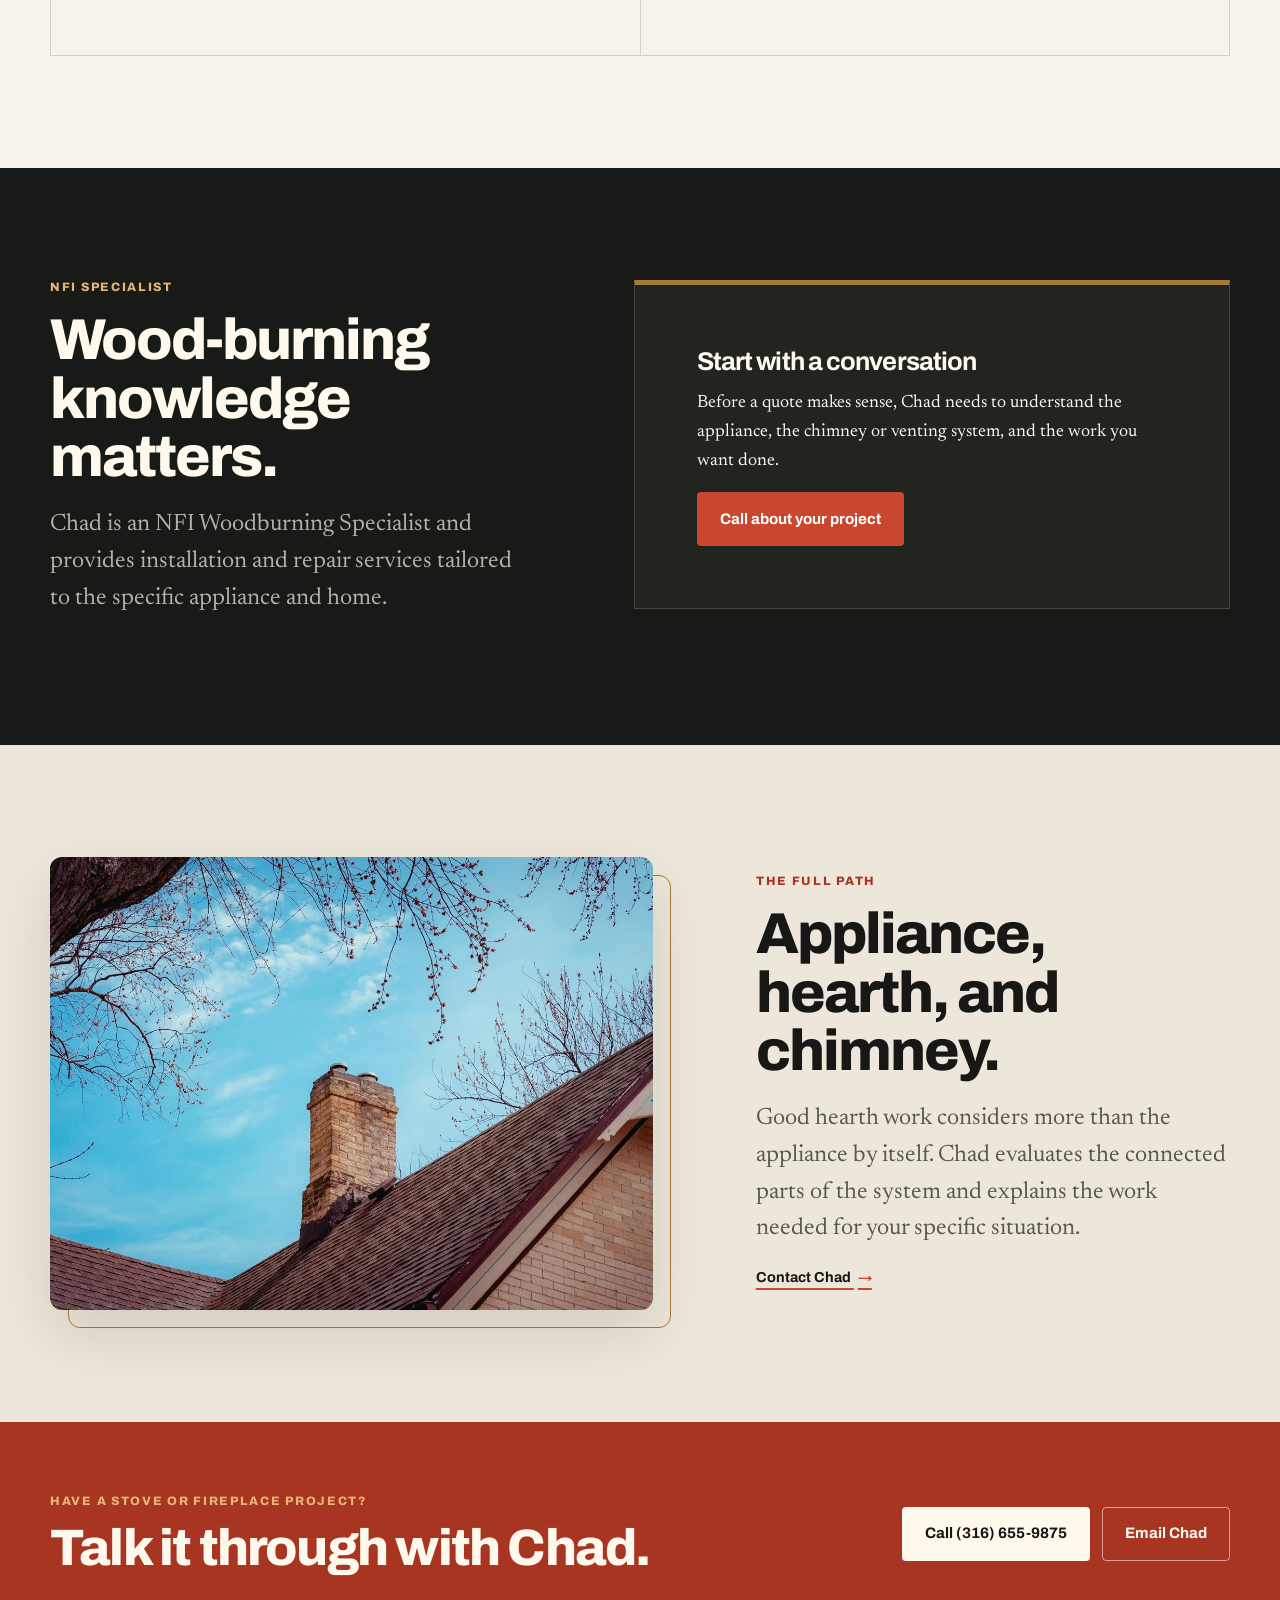
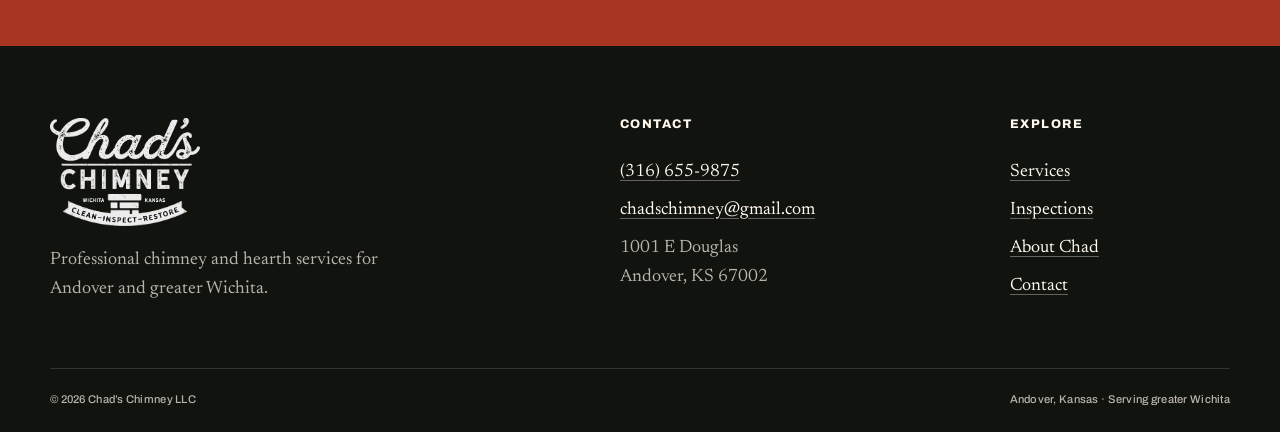
<file: installation-repair.html>
<!doctype html>
<html lang="en">
<head>
  <meta charset="utf-8"><meta name="viewport" content="width=device-width, initial-scale=1"><title>Wood Stove Installation & Repair | Chad's Chimney</title><meta name="description" content="Wood-burning stove and hearth appliance installation and repair services in Andover and greater Wichita, Kansas."><link rel="canonical" href="https://www.chadschimney.com/wood-stove-installation-repair"><link rel="icon" href="assets/logo.webp" type="image/webp"><link rel="preconnect" href="https://fonts.googleapis.com"><link rel="preconnect" href="https://fonts.gstatic.com" crossorigin><link rel="stylesheet" href="https://fonts.googleapis.com/css2?family=Archivo:wght@500;600;700;800&family=Newsreader:opsz,wght@6..72,400;6..72,500&display=swap"><link rel="stylesheet" href="styles.css"><script src="site.js" defer></script>
</head>
<body>
  <a class="skip-link" href="#main">Skip to content</a><div class="utility-bar"><div class="shell utility-inner"><span>Andover-based · Serving greater Wichita</span><a href="mailto:chadschimney@gmail.com">chadschimney@gmail.com</a></div></div>
  <header class="site-header"><div class="shell header-inner"><a class="logo-link" href="index.html" aria-label="Chad's Chimney home"><img src="assets/logo.webp" alt="Chad's Chimney — Clean, Inspect, Restore" width="846" height="600"></a><button class="menu-toggle" type="button" aria-expanded="false" aria-controls="primary-nav"><span class="menu-lines" aria-hidden="true"></span><span>Menu</span></button><nav class="primary-nav" id="primary-nav" aria-label="Primary navigation"><a href="index.html">Home</a><a href="services.html" aria-current="page">Services</a><a href="inspections.html">Inspections</a><a href="about.html">About Chad</a><a href="contact.html">Contact</a></nav><a class="button button-call header-call" href="tel:+13166559875"><span aria-hidden="true">☎</span><span>Call (316) 655-9875</span></a></div></header>
  <main id="main">
    <section class="page-hero page-hero-image"><div class="page-hero-media"><img src="assets/wood-stove.webp" alt="Wood-burning stove in a finished living space" width="1500" height="1000"></div><div class="shell page-hero-grid"><div><p class="eyebrow eyebrow-light">Installation & repair</p><h1>Wood-burning comfort, professionally handled.</h1><p class="hero-lede">Installation and repair services for fireplaces, wood-burning stoves, chimneys, and hearth appliances.</p><div class="button-row"><a class="button button-primary" href="tel:+13166559875">Discuss your project</a></div></div><div class="hero-ticket"><span>Each home is unique</span><strong>Quoted</strong><p>Based on the appliance, chimney, and work required</p><small>Call Chad to talk through what you have, what you want to install, or what is not working as expected.</small></div></div></section>
    <section class="section"><div class="shell"><div class="section-heading split-heading"><div><p class="eyebrow">Hearth services</p><h2>Experience across the whole system.</h2></div><p>From custom-built masonry to factory-built stoves and fireplaces, the appliance and chimney need to work together as one system.</p></div><div class="four-grid"><article class="mini-card"><span>01</span><h3>Wood stoves</h3><p>Professional installation and repair for wood-burning stoves.</p></article><article class="mini-card"><span>02</span><h3>Fireplaces</h3><p>Evaluation, repair, and service for fireplace systems.</p></article><article class="mini-card"><span>03</span><h3>Chimneys</h3><p>Inspection and repair for the chimney serving the appliance.</p></article><article class="mini-card"><span>04</span><h3>Hearth appliances</h3><p>Service tailored to the appliance and the needs of the home.</p></article></div></div></section>
    <section class="section section-dark"><div class="shell detail-layout"><div><p class="eyebrow eyebrow-light">NFI specialist</p><h2>Wood-burning knowledge matters.</h2><p class="large-copy dark-copy">Chad is an NFI Woodburning Specialist and provides installation and repair services tailored to the specific appliance and home.</p></div><div class="dark-panel"><h3>Start with a conversation</h3><p>Before a quote makes sense, Chad needs to understand the appliance, the chimney or venting system, and the work you want done.</p><a class="button button-primary" href="tel:+13166559875">Call about your project</a></div></div></section>
    <section class="section section-muted"><div class="shell media-split"><div class="media-frame"><img src="assets/chimney.webp" alt="Residential masonry chimney" width="1500" height="1000" loading="lazy"></div><div><p class="eyebrow">The full path</p><h2>Appliance, hearth, and chimney.</h2><p class="large-copy">Good hearth work considers more than the appliance by itself. Chad evaluates the connected parts of the system and explains the work needed for your specific situation.</p><a class="text-link" href="contact.html">Contact Chad <span aria-hidden="true">→</span></a></div></div></section>
    <section class="cta-band"><div class="shell cta-inner"><div><p class="eyebrow eyebrow-light">Have a stove or fireplace project?</p><h2>Talk it through with Chad.</h2></div><div class="button-row"><a class="button button-light" href="tel:+13166559875">Call (316) 655-9875</a><a class="button button-outline-light" href="mailto:chadschimney@gmail.com">Email Chad</a></div></div></section>
  </main>
  <footer class="site-footer"><div class="shell footer-grid"><div><img class="footer-logo" src="assets/logo.webp" alt="Chad's Chimney" width="846" height="600"><p>Professional chimney and hearth services for Andover and greater Wichita.</p></div><div><h2>Contact</h2><a href="tel:+13166559875">(316) 655-9875</a><a href="mailto:chadschimney@gmail.com">chadschimney@gmail.com</a><span>1001 E Douglas<br>Andover, KS 67002</span></div><div><h2>Explore</h2><a href="services.html">Services</a><a href="inspections.html">Inspections</a><a href="about.html">About Chad</a><a href="contact.html">Contact</a></div></div><div class="shell footer-bottom"><span>© 2026 Chad’s Chimney LLC</span><span>Andover, Kansas · Serving greater Wichita</span></div></footer><div class="mobile-callbar"><a href="tel:+13166559875"><span aria-hidden="true">☎</span> Call Chad · (316) 655-9875</a></div>
</body></html>
</file>
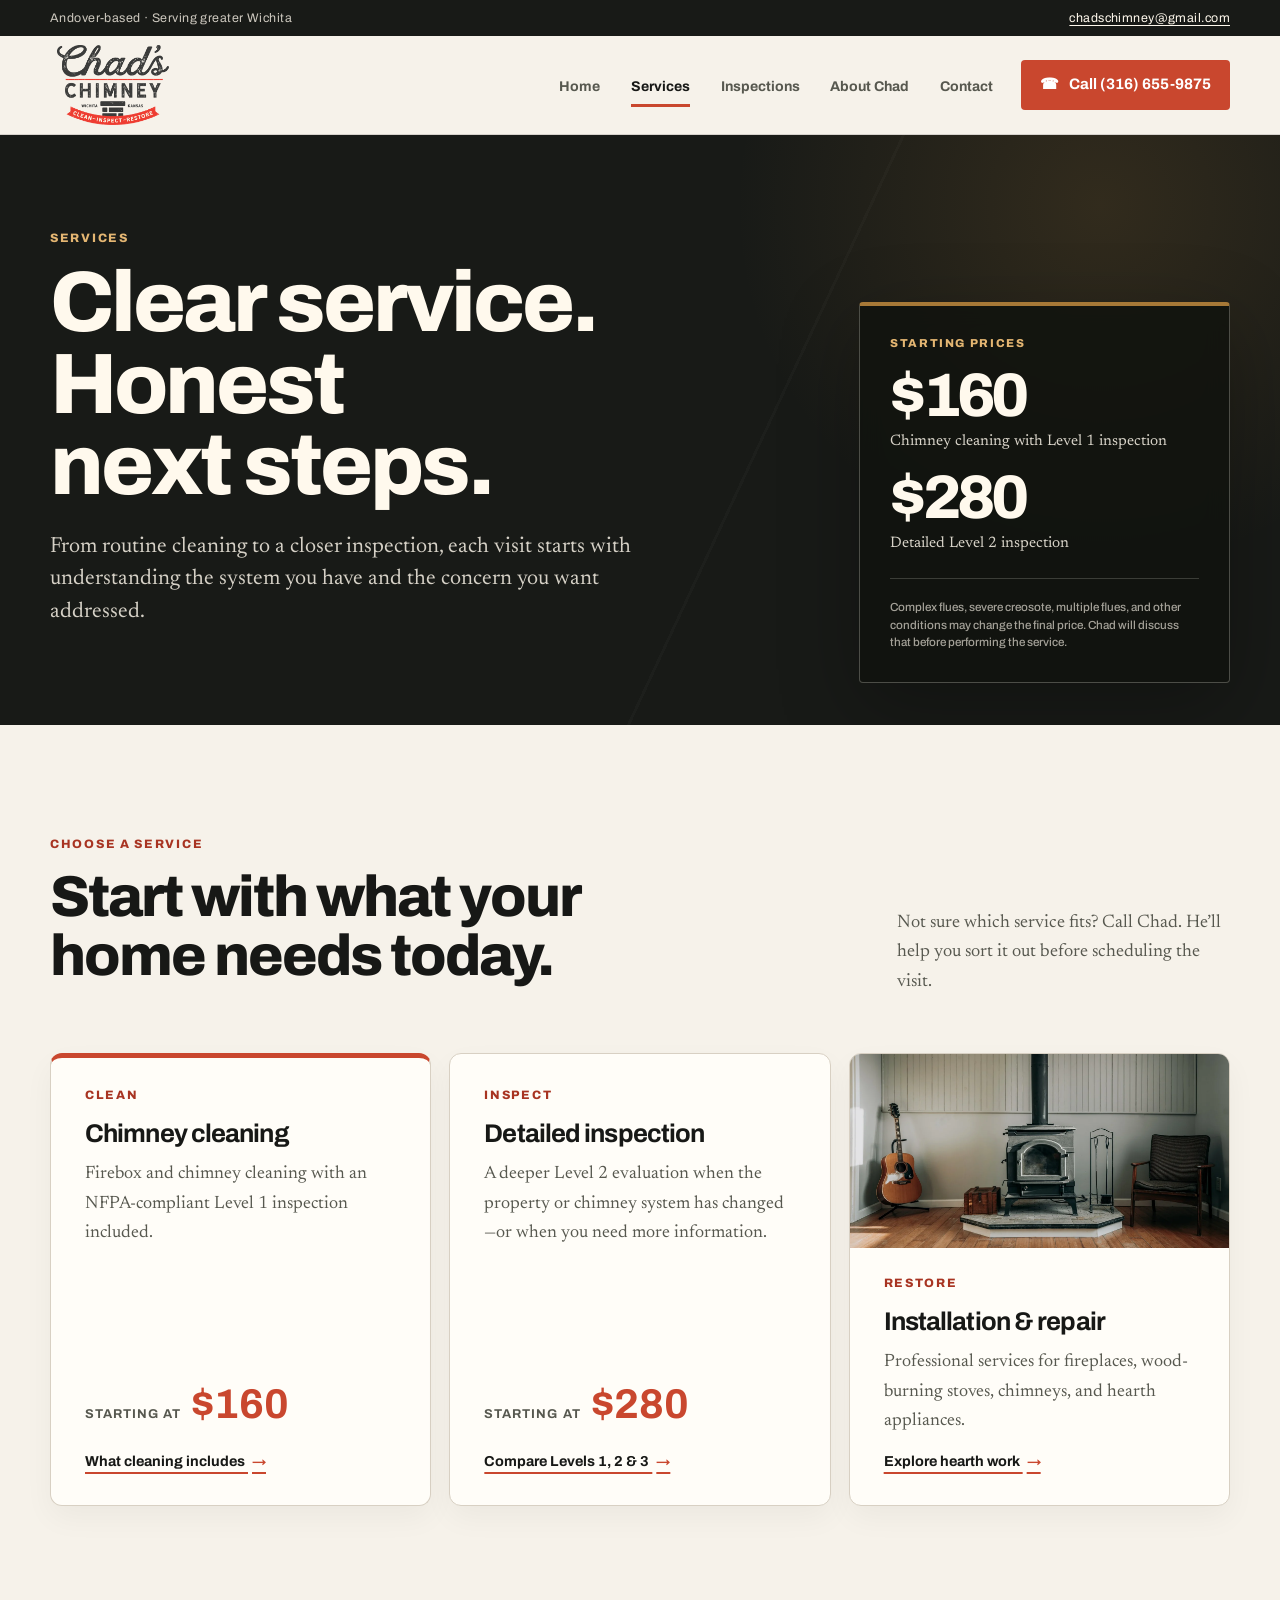
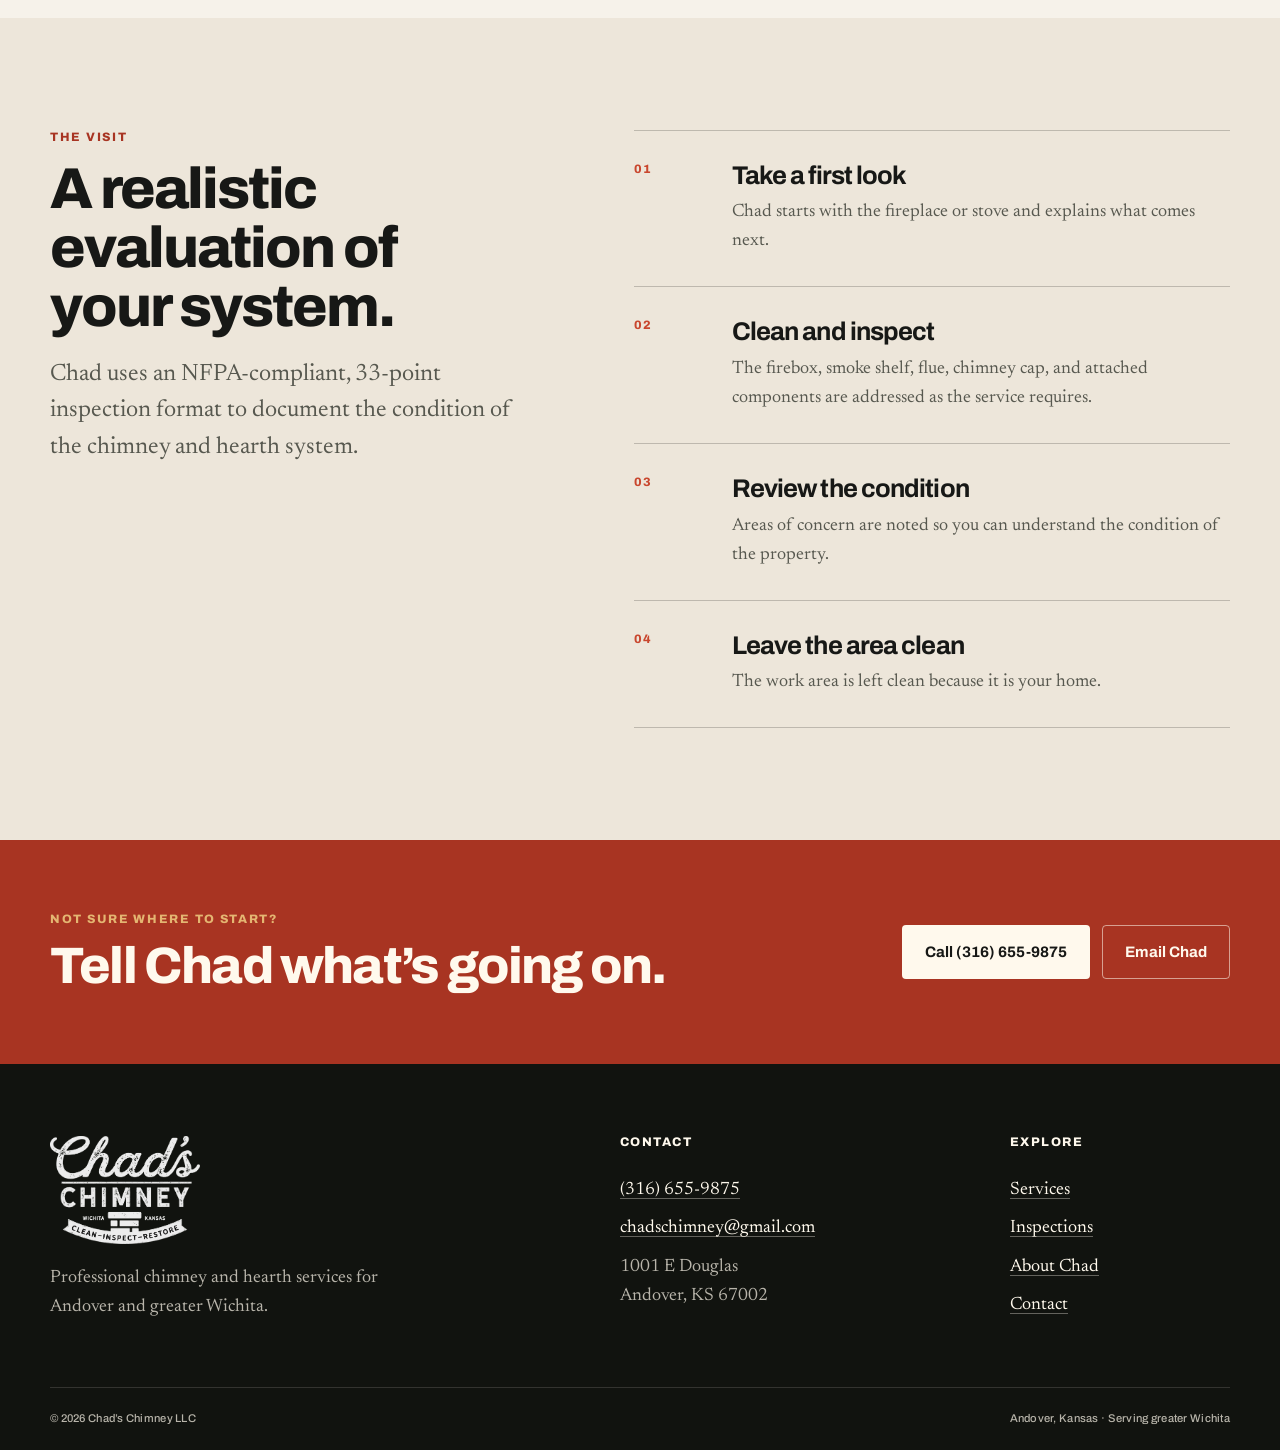
<file: services.html>
<!doctype html>
<html lang="en">
<head>
  <meta charset="utf-8">
  <meta name="viewport" content="width=device-width, initial-scale=1">
  <title>Chimney & Hearth Services | Chad's Chimney</title>
  <meta name="description" content="Chimney cleaning, detailed inspections, wood-stove installation, and repairs serving Andover and greater Wichita, Kansas.">
  <link rel="canonical" href="https://www.chadschimney.com/services">
  <link rel="icon" href="assets/logo.webp" type="image/webp">
  <link rel="preconnect" href="https://fonts.googleapis.com">
  <link rel="preconnect" href="https://fonts.gstatic.com" crossorigin>
  <link rel="stylesheet" href="https://fonts.googleapis.com/css2?family=Archivo:wght@500;600;700;800&family=Newsreader:opsz,wght@6..72,400;6..72,500&display=swap">
  <link rel="stylesheet" href="styles.css">
  <script src="site.js" defer></script>
</head>
<body>
  <a class="skip-link" href="#main">Skip to content</a>
  <div class="utility-bar"><div class="shell utility-inner"><span>Andover-based · Serving greater Wichita</span><a href="mailto:chadschimney@gmail.com">chadschimney@gmail.com</a></div></div>
  <header class="site-header">
    <div class="shell header-inner">
      <a class="logo-link" href="index.html" aria-label="Chad's Chimney home"><img src="assets/logo.webp" alt="Chad's Chimney — Clean, Inspect, Restore" width="846" height="600"></a>
      <button class="menu-toggle" type="button" aria-expanded="false" aria-controls="primary-nav"><span class="menu-lines" aria-hidden="true"></span><span>Menu</span></button>
      <nav class="primary-nav" id="primary-nav" aria-label="Primary navigation">
        <a href="index.html">Home</a><a href="services.html" aria-current="page">Services</a><a href="inspections.html">Inspections</a><a href="about.html">About Chad</a><a href="contact.html">Contact</a>
      </nav>
      <a class="button button-call header-call" href="tel:+13166559875"><span aria-hidden="true">☎</span><span>Call (316) 655-9875</span></a>
    </div>
  </header>

  <main id="main">
    <section class="page-hero">
      <div class="shell page-hero-grid">
        <div>
          <p class="eyebrow eyebrow-light">Services</p>
          <h1>Clear service. Honest next steps.</h1>
          <p class="hero-lede">From routine cleaning to a closer inspection, each visit starts with understanding the system you have and the concern you want addressed.</p>
        </div>
        <div class="hero-ticket">
          <span>Starting prices</span>
          <strong>$160</strong><p>Chimney cleaning with Level 1 inspection</p>
          <strong>$280</strong><p>Detailed Level 2 inspection</p>
          <small>Complex flues, severe creosote, multiple flues, and other conditions may change the final price. Chad will discuss that before performing the service.</small>
        </div>
      </div>
    </section>

    <section class="section">
      <div class="shell">
        <div class="section-heading split-heading">
          <div><p class="eyebrow">Choose a service</p><h2>Start with what your home needs today.</h2></div>
          <p>Not sure which service fits? Call Chad. He’ll help you sort it out before scheduling the visit.</p>
        </div>
        <div class="service-grid service-grid-pages">
          <article class="service-card featured-card">
            <p class="card-index">Clean</p><h3>Chimney cleaning</h3>
            <p>Firebox and chimney cleaning with an NFPA-compliant Level 1 inspection included.</p>
            <div class="card-price"><span>Starting at</span><strong>$160</strong></div>
            <a class="text-link" href="sweeping.html">What cleaning includes <span aria-hidden="true">→</span></a>
          </article>
          <article class="service-card">
            <p class="card-index">Inspect</p><h3>Detailed inspection</h3>
            <p>A deeper Level 2 evaluation when the property or chimney system has changed—or when you need more information.</p>
            <div class="card-price"><span>Starting at</span><strong>$280</strong></div>
            <a class="text-link" href="inspections.html">Compare Levels 1, 2 & 3 <span aria-hidden="true">→</span></a>
          </article>
          <article class="service-card image-card">
            <div class="card-image"><img src="assets/wood-stove.webp" alt="Wood-burning stove in a finished living space" width="1500" height="1000"></div>
            <div class="image-card-body"><p class="card-index">Restore</p><h3>Installation & repair</h3><p>Professional services for fireplaces, wood-burning stoves, chimneys, and hearth appliances.</p><a class="text-link" href="installation-repair.html">Explore hearth work <span aria-hidden="true">→</span></a></div>
          </article>
        </div>
      </div>
    </section>

    <section class="section section-muted">
      <div class="shell detail-layout">
        <div><p class="eyebrow">The visit</p><h2>A realistic evaluation of your system.</h2><p class="large-copy">Chad uses an NFPA-compliant, 33-point inspection format to document the condition of the chimney and hearth system.</p></div>
        <ol class="steps-light">
          <li><span>01</span><div><h3>Take a first look</h3><p>Chad starts with the fireplace or stove and explains what comes next.</p></div></li>
          <li><span>02</span><div><h3>Clean and inspect</h3><p>The firebox, smoke shelf, flue, chimney cap, and attached components are addressed as the service requires.</p></div></li>
          <li><span>03</span><div><h3>Review the condition</h3><p>Areas of concern are noted so you can understand the condition of the property.</p></div></li>
          <li><span>04</span><div><h3>Leave the area clean</h3><p>The work area is left clean because it is your home.</p></div></li>
        </ol>
      </div>
    </section>

    <section class="cta-band"><div class="shell cta-inner"><div><p class="eyebrow eyebrow-light">Not sure where to start?</p><h2>Tell Chad what’s going on.</h2></div><div class="button-row"><a class="button button-light" href="tel:+13166559875">Call (316) 655-9875</a><a class="button button-outline-light" href="mailto:chadschimney@gmail.com">Email Chad</a></div></div></section>
  </main>

  <footer class="site-footer">
    <div class="shell footer-grid"><div><img class="footer-logo" src="assets/logo.webp" alt="Chad's Chimney" width="846" height="600"><p>Professional chimney and hearth services for Andover and greater Wichita.</p></div><div><h2>Contact</h2><a href="tel:+13166559875">(316) 655-9875</a><a href="mailto:chadschimney@gmail.com">chadschimney@gmail.com</a><span>1001 E Douglas<br>Andover, KS 67002</span></div><div><h2>Explore</h2><a href="services.html">Services</a><a href="inspections.html">Inspections</a><a href="about.html">About Chad</a><a href="contact.html">Contact</a></div></div>
    <div class="shell footer-bottom"><span>© 2026 Chad’s Chimney LLC</span><span>Andover, Kansas · Serving greater Wichita</span></div>
  </footer>
  <div class="mobile-callbar"><a href="tel:+13166559875"><span aria-hidden="true">☎</span> Call Chad · (316) 655-9875</a></div>
</body>
</html>
</file>
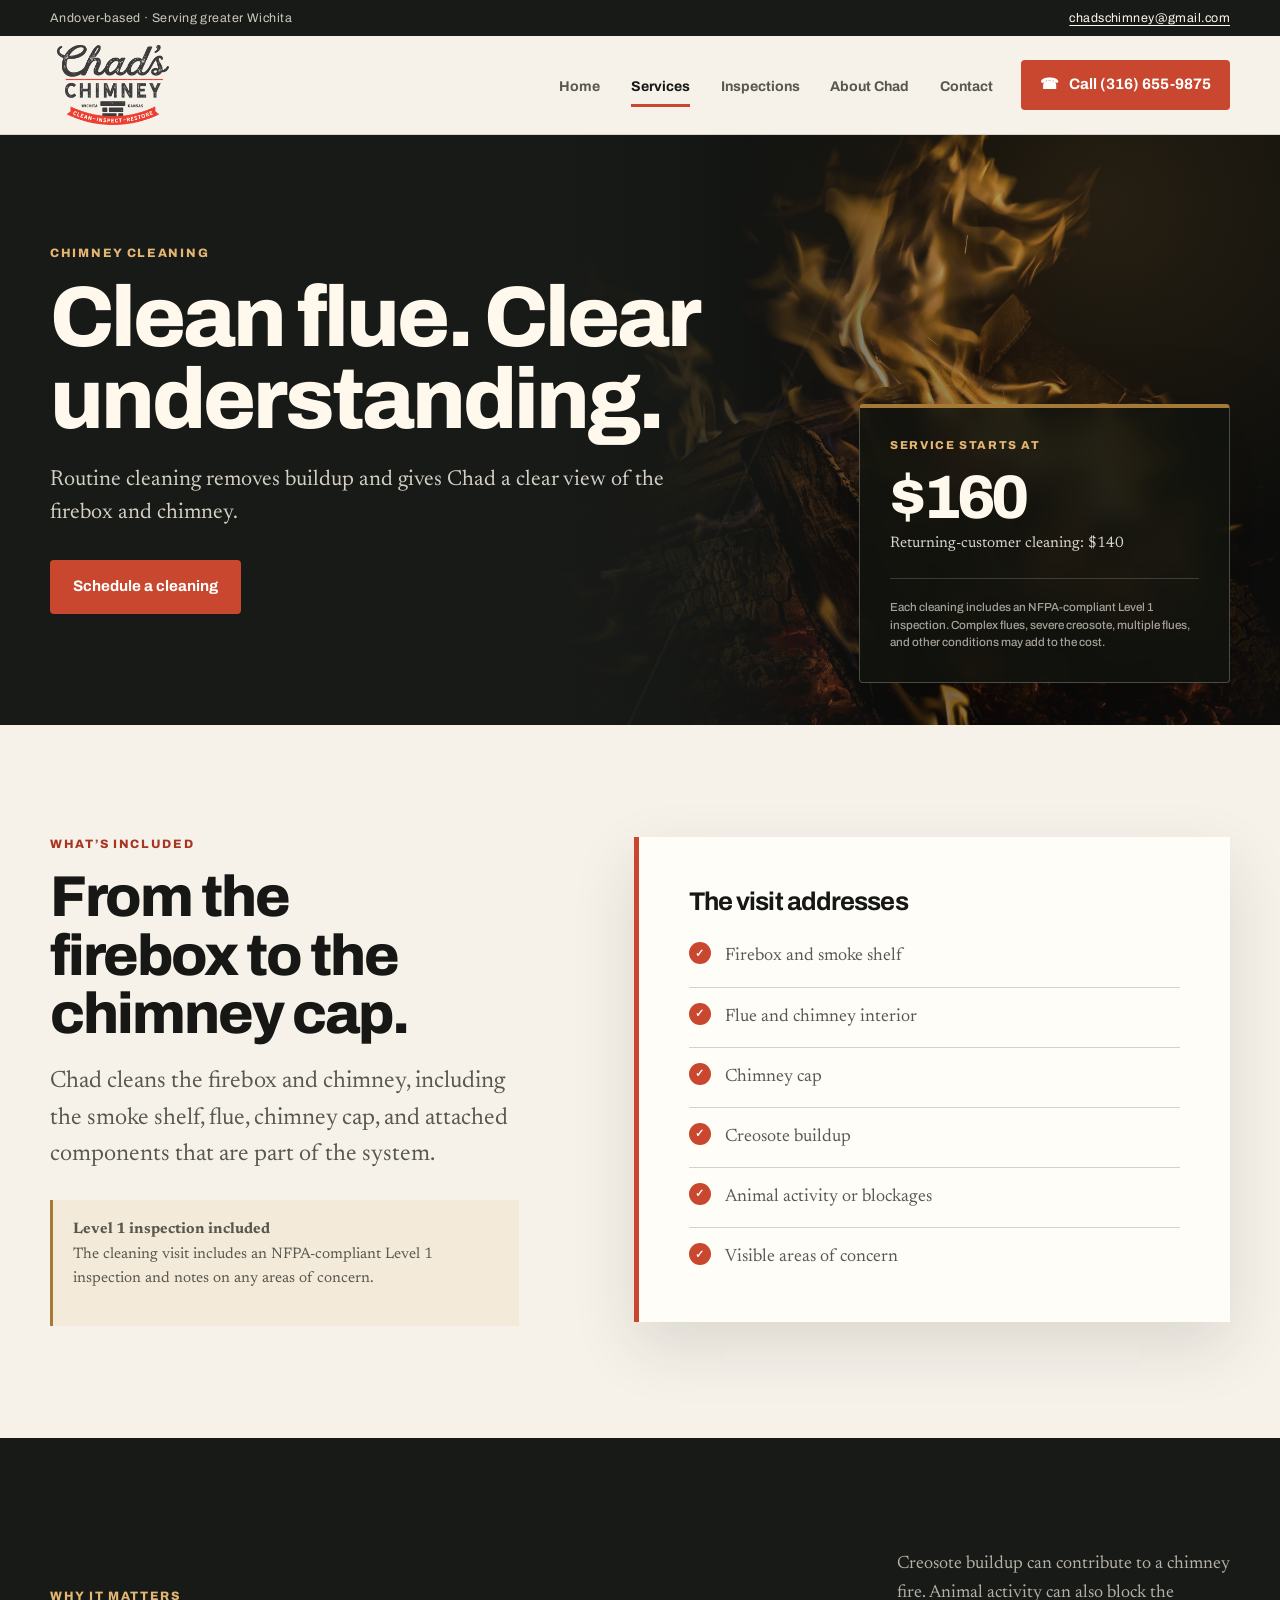
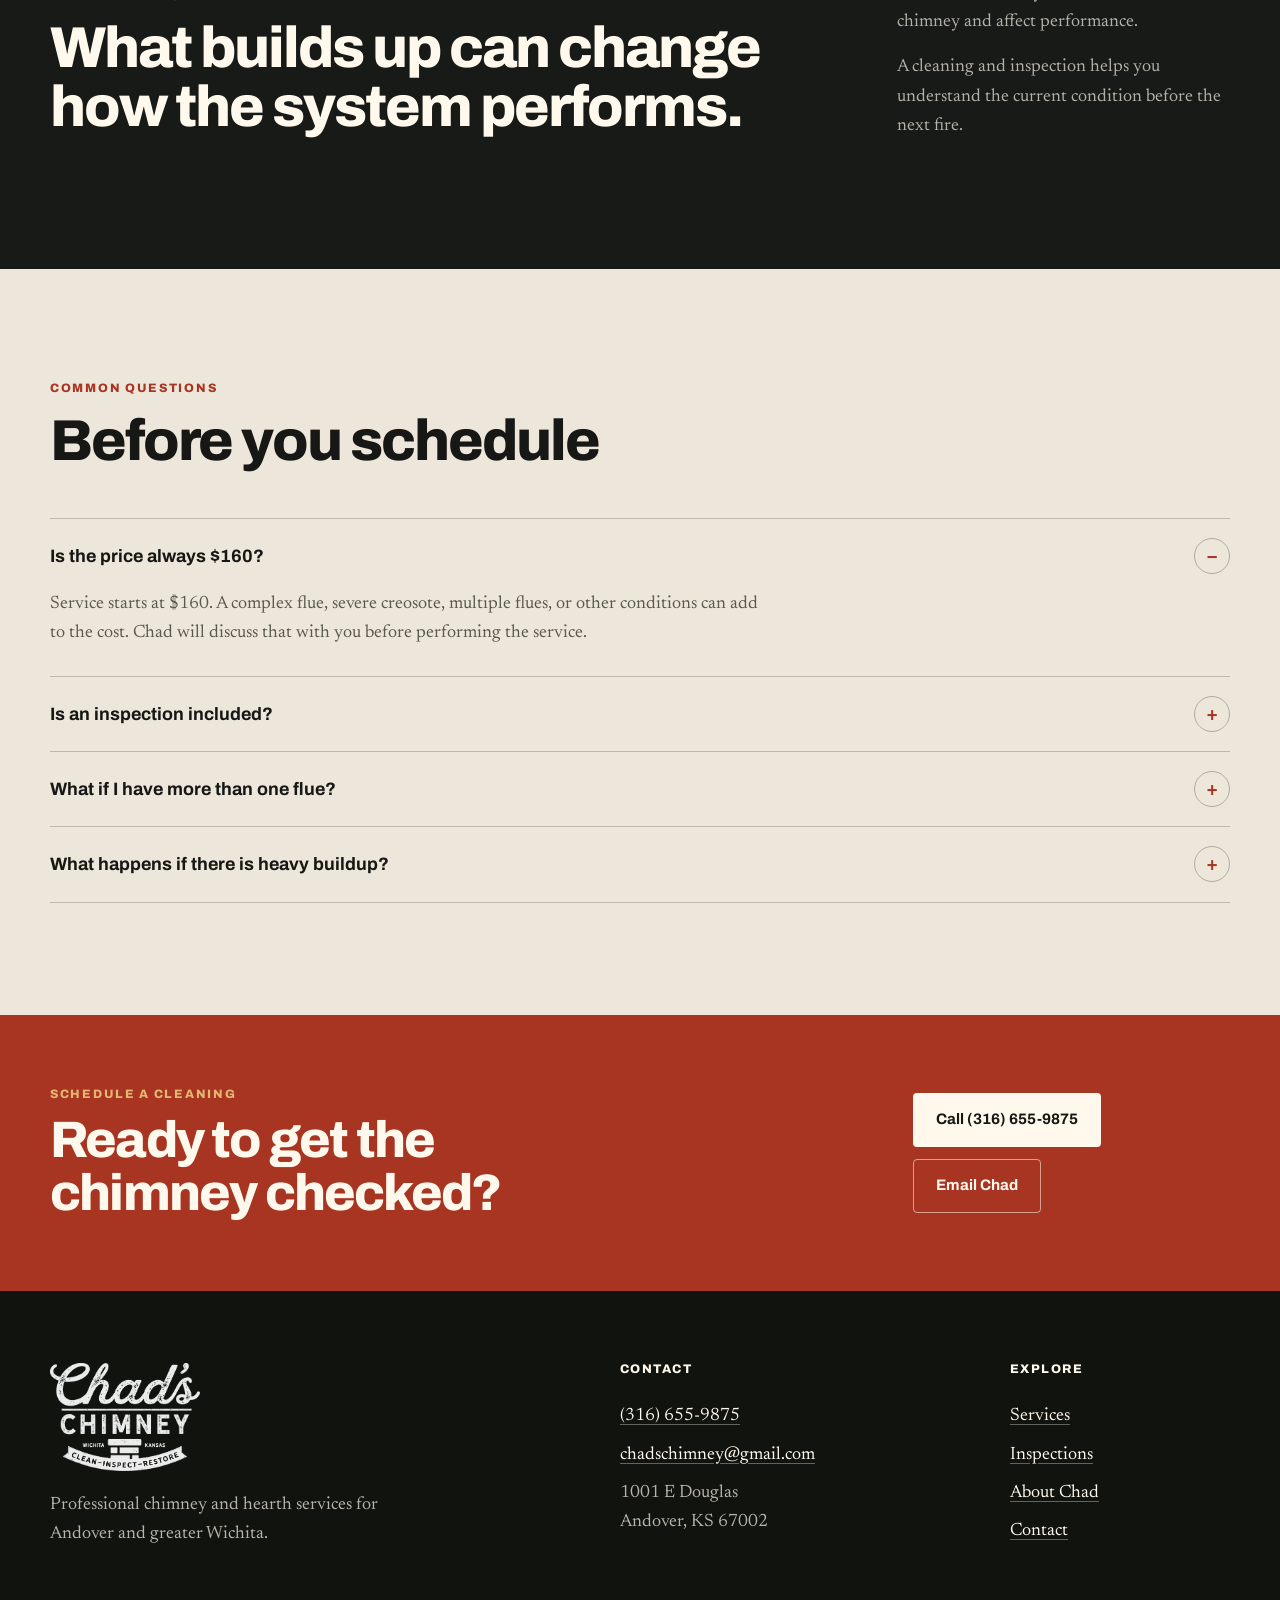
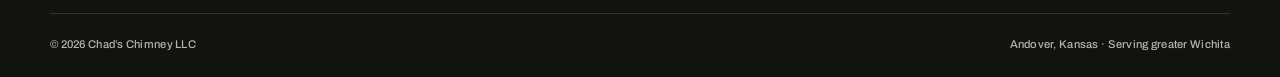
<file: sweeping.html>
<!doctype html>
<html lang="en">
<head>
  <meta charset="utf-8"><meta name="viewport" content="width=device-width, initial-scale=1">
  <title>Chimney Cleaning in Wichita & Andover | Chad's Chimney</title>
  <meta name="description" content="Chimney cleaning with a Level 1 inspection included. Service starts at $160 in Andover and the greater Wichita area.">
  <link rel="canonical" href="https://www.chadschimney.com/chimney-cleaning"><link rel="icon" href="assets/logo.webp" type="image/webp">
  <link rel="preconnect" href="https://fonts.googleapis.com"><link rel="preconnect" href="https://fonts.gstatic.com" crossorigin>
  <link rel="stylesheet" href="https://fonts.googleapis.com/css2?family=Archivo:wght@500;600;700;800&family=Newsreader:opsz,wght@6..72,400;6..72,500&display=swap"><link rel="stylesheet" href="styles.css"><script src="site.js" defer></script>
</head>
<body>
  <a class="skip-link" href="#main">Skip to content</a><div class="utility-bar"><div class="shell utility-inner"><span>Andover-based · Serving greater Wichita</span><a href="mailto:chadschimney@gmail.com">chadschimney@gmail.com</a></div></div>
  <header class="site-header"><div class="shell header-inner"><a class="logo-link" href="index.html" aria-label="Chad's Chimney home"><img src="assets/logo.webp" alt="Chad's Chimney — Clean, Inspect, Restore" width="846" height="600"></a><button class="menu-toggle" type="button" aria-expanded="false" aria-controls="primary-nav"><span class="menu-lines" aria-hidden="true"></span><span>Menu</span></button><nav class="primary-nav" id="primary-nav" aria-label="Primary navigation"><a href="index.html">Home</a><a href="services.html" aria-current="page">Services</a><a href="inspections.html">Inspections</a><a href="about.html">About Chad</a><a href="contact.html">Contact</a></nav><a class="button button-call header-call" href="tel:+13166559875"><span aria-hidden="true">☎</span><span>Call (316) 655-9875</span></a></div></header>
  <main id="main">
    <section class="page-hero page-hero-image"><div class="page-hero-media"><img src="assets/fireplace.webp" alt="Wood fire burning in a clean fireplace" width="2500" height="1929"></div><div class="shell page-hero-grid"><div><p class="eyebrow eyebrow-light">Chimney cleaning</p><h1>Clean flue. Clear understanding.</h1><p class="hero-lede">Routine cleaning removes buildup and gives Chad a clear view of the firebox and chimney.</p><div class="button-row"><a class="button button-primary" href="tel:+13166559875">Schedule a cleaning</a></div></div><div class="hero-ticket"><span>Service starts at</span><strong>$160</strong><p>Returning-customer cleaning: $140</p><small>Each cleaning includes an NFPA-compliant Level 1 inspection. Complex flues, severe creosote, multiple flues, and other conditions may add to the cost.</small></div></div></section>
    <section class="section"><div class="shell detail-layout"><div><p class="eyebrow">What’s included</p><h2>From the firebox to the chimney cap.</h2><p class="large-copy">Chad cleans the firebox and chimney, including the smoke shelf, flue, chimney cap, and attached components that are part of the system.</p><div class="notice"><strong>Level 1 inspection included</strong><p>The cleaning visit includes an NFPA-compliant Level 1 inspection and notes on any areas of concern.</p></div></div><div class="check-panel"><h3>The visit addresses</h3><ul class="check-list"><li>Firebox and smoke shelf</li><li>Flue and chimney interior</li><li>Chimney cap</li><li>Creosote buildup</li><li>Animal activity or blockages</li><li>Visible areas of concern</li></ul></div></div></section>
    <section class="section section-dark"><div class="shell split-heading"><div><p class="eyebrow eyebrow-light">Why it matters</p><h2>What builds up can change how the system performs.</h2></div><div class="dark-copy"><p>Creosote buildup can contribute to a chimney fire. Animal activity can also block the chimney and affect performance.</p><p>A cleaning and inspection helps you understand the current condition before the next fire.</p></div></div></section>
    <section class="section section-muted"><div class="shell"><div class="section-heading"><p class="eyebrow">Common questions</p><h2>Before you schedule</h2></div><div class="faq-grid"><details open><summary>Is the price always $160?</summary><p>Service starts at $160. A complex flue, severe creosote, multiple flues, or other conditions can add to the cost. Chad will discuss that with you before performing the service.</p></details><details><summary>Is an inspection included?</summary><p>Yes. Each chimney cleaning includes an NFPA-compliant Level 1 inspection.</p></details><details><summary>What if I have more than one flue?</summary><p>Multiple flues can affect the price and the time required. Call Chad with a description of the system before scheduling.</p></details><details><summary>What happens if there is heavy buildup?</summary><p>Severe creosote may require a different approach. Chad will explain what he finds and discuss the service before proceeding.</p></details></div></div></section>
    <section class="cta-band"><div class="shell cta-inner"><div><p class="eyebrow eyebrow-light">Schedule a cleaning</p><h2>Ready to get the chimney checked?</h2></div><div class="button-row"><a class="button button-light" href="tel:+13166559875">Call (316) 655-9875</a><a class="button button-outline-light" href="mailto:chadschimney@gmail.com">Email Chad</a></div></div></section>
  </main>
  <footer class="site-footer"><div class="shell footer-grid"><div><img class="footer-logo" src="assets/logo.webp" alt="Chad's Chimney" width="846" height="600"><p>Professional chimney and hearth services for Andover and greater Wichita.</p></div><div><h2>Contact</h2><a href="tel:+13166559875">(316) 655-9875</a><a href="mailto:chadschimney@gmail.com">chadschimney@gmail.com</a><span>1001 E Douglas<br>Andover, KS 67002</span></div><div><h2>Explore</h2><a href="services.html">Services</a><a href="inspections.html">Inspections</a><a href="about.html">About Chad</a><a href="contact.html">Contact</a></div></div><div class="shell footer-bottom"><span>© 2026 Chad’s Chimney LLC</span><span>Andover, Kansas · Serving greater Wichita</span></div></footer><div class="mobile-callbar"><a href="tel:+13166559875"><span aria-hidden="true">☎</span> Call Chad · (316) 655-9875</a></div>
</body></html>
</file>
<file: styles.css>
:root {
  --paper: #f6f2ea;
  --surface: #fffdf8;
  --surface-muted: #ede6da;
  --ink: #171816;
  --ink-soft: #57584f;
  --line: #d8d0c3;
  --charcoal: #181a17;
  --charcoal-2: #22241f;
  --ember: #c9472e;
  --ember-dark: #a83422;
  --gold: #a77937;
  --cream: #fff9ed;
  --white: #ffffff;
  --shadow: 0 24px 60px rgba(31, 25, 17, 0.12);
  --radius-sm: 4px;
  --radius-md: 12px;
  --radius-lg: 24px;
  --shell: min(1180px, calc(100% - 40px));
}

* { box-sizing: border-box; }
html { scroll-behavior: smooth; }
body { margin: 0; background: var(--paper); color: var(--ink); font-family: Newsreader, Georgia, serif; font-size: 18px; line-height: 1.62; -webkit-font-smoothing: antialiased; }
body.menu-open { overflow: hidden; }
img { display: block; max-width: 100%; height: auto; }
a { color: inherit; }
button, a { -webkit-tap-highlight-color: transparent; }
h1, h2, h3, h4, p { margin-top: 0; }
h1, h2, h3, h4 { color: var(--ink); font-family: Archivo, Arial, sans-serif; letter-spacing: -0.035em; text-wrap: balance; }
h1 { margin-bottom: 24px; font-size: clamp(3.2rem, 7vw, 6.6rem); font-weight: 800; line-height: 0.95; }
h2 { margin-bottom: 20px; font-size: clamp(2.15rem, 4.5vw, 4.35rem); font-weight: 800; line-height: 1.02; }
h3 { margin-bottom: 12px; font-size: clamp(1.35rem, 2vw, 1.75rem); font-weight: 700; line-height: 1.15; }
p { margin-bottom: 1rem; }
:focus-visible { outline: 3px solid var(--gold); outline-offset: 4px; }
.shell { width: var(--shell); margin-inline: auto; }
.skip-link { position: fixed; left: 18px; top: -80px; z-index: 200; background: var(--cream); color: var(--ink); padding: 12px 16px; font-family: Archivo, sans-serif; font-weight: 700; text-decoration: none; }
.skip-link:focus { top: 14px; }
.utility-bar { background: var(--charcoal); color: rgba(255, 249, 237, 0.78); font-family: Archivo, sans-serif; font-size: 0.78rem; letter-spacing: 0.035em; }
.utility-inner { min-height: 36px; display: flex; align-items: center; justify-content: space-between; gap: 20px; }
.utility-inner a { color: var(--cream); text-underline-offset: 3px; }
.site-header { position: sticky; top: 0; z-index: 80; background: rgba(246, 242, 234, 0.96); border-bottom: 1px solid rgba(23, 24, 22, 0.14); backdrop-filter: blur(14px); }
.header-inner { min-height: 98px; display: flex; align-items: center; gap: 28px; }
.logo-link { flex: 0 0 auto; }
.logo-link img { width: 126px; height: 80px; object-fit: contain; }
.primary-nav { margin-left: auto; display: flex; align-items: center; gap: clamp(18px, 2.4vw, 34px); font-family: Archivo, Arial, sans-serif; font-size: 0.88rem; font-weight: 700; }
.primary-nav a { position: relative; padding: 38px 0 34px; color: var(--ink-soft); text-decoration: none; }
.primary-nav a::after { content: ""; position: absolute; right: 0; bottom: 25px; left: 0; height: 3px; background: var(--ember); transform: scaleX(0); transform-origin: left; transition: transform 160ms ease; }
.primary-nav a:hover, .primary-nav a[aria-current="page"] { color: var(--ink); }
.primary-nav a:hover::after, .primary-nav a[aria-current="page"]::after { transform: scaleX(1); }
.menu-toggle { display: none; align-items: center; gap: 10px; border: 0; background: transparent; color: var(--ink); font: 700 0.84rem/1 Archivo, sans-serif; text-transform: uppercase; letter-spacing: 0.08em; cursor: pointer; }
.menu-lines, .menu-lines::before, .menu-lines::after { width: 22px; height: 2px; display: block; background: currentColor; transition: transform 160ms ease, opacity 160ms ease; }
.menu-lines { position: relative; }
.menu-lines::before, .menu-lines::after { content: ""; position: absolute; left: 0; }
.menu-lines::before { top: -7px; }
.menu-lines::after { top: 7px; }
.menu-toggle[aria-expanded="true"] .menu-lines { background: transparent; }
.menu-toggle[aria-expanded="true"] .menu-lines::before { top: 0; transform: rotate(45deg); }
.menu-toggle[aria-expanded="true"] .menu-lines::after { top: 0; transform: rotate(-45deg); }
.button { min-height: 54px; display: inline-flex; align-items: center; justify-content: center; gap: 10px; border: 1px solid transparent; border-radius: var(--radius-sm); padding: 14px 22px; font: 700 0.95rem/1 Archivo, Arial, sans-serif; text-decoration: none; transition: transform 150ms ease, background 150ms ease, border-color 150ms ease; }
.button:hover { transform: translateY(-2px); }
.button-call, .button-primary { background: var(--ember); color: var(--white); }
.button-call:hover, .button-primary:hover { background: var(--ember-dark); }
.header-call { flex: 0 0 auto; min-height: 50px; padding-inline: 18px; white-space: nowrap; }
.button-ghost { border-color: rgba(255, 249, 237, 0.45); color: var(--cream); background: rgba(255,255,255,0.02); }
.button-ghost:hover { border-color: var(--cream); background: rgba(255,255,255,0.08); }
.button-light { background: var(--cream); color: var(--ink); }
.button-light:hover { background: var(--white); }
.button-outline-light { border-color: rgba(255, 249, 237, 0.55); color: var(--cream); }
.button-outline-light:hover { border-color: var(--cream); background: rgba(255,255,255,0.08); }
.button-row { display: flex; flex-wrap: wrap; gap: 12px; }
.eyebrow, .card-index { margin-bottom: 15px; color: var(--ember-dark); font: 800 0.76rem/1.3 Archivo, Arial, sans-serif; letter-spacing: 0.14em; text-transform: uppercase; }
.eyebrow-light { color: #e4b672; }
.hero { position: relative; min-height: 680px; display: grid; overflow: hidden; background: var(--charcoal); color: var(--cream); }
.hero-media { position: absolute; inset: 0 0 0 47%; }
.hero-media::before { content: ""; position: absolute; z-index: 1; inset: 0; background: linear-gradient(90deg, var(--charcoal) 0%, rgba(24,26,23,0.72) 18%, rgba(24,26,23,0.08) 56%, rgba(24,26,23,0.18) 100%); }
.hero-media img { width: 100%; height: 100%; object-fit: cover; object-position: 55% 50%; filter: saturate(0.9) contrast(1.04); }
.hero-inner { position: relative; z-index: 2; display: flex; align-items: center; }
.hero-copy { width: min(680px, 58%); padding: 84px 0 92px; }
.hero h1 { color: var(--cream); }
.hero-lede { max-width: 620px; margin-bottom: 30px; color: rgba(255, 249, 237, 0.82); font-size: clamp(1.14rem, 1.7vw, 1.42rem); line-height: 1.5; }
.price-line { margin: 28px 0 0; display: flex; flex-wrap: wrap; gap: 8px 14px; color: rgba(255, 249, 237, 0.8); font-family: Archivo, sans-serif; font-size: 0.82rem; letter-spacing: 0.02em; }
.price-line strong { color: var(--cream); font-weight: 700; }
.trust-ribbon { position: relative; z-index: 5; background: var(--surface); border-bottom: 1px solid var(--line); }
.trust-grid { display: grid; grid-template-columns: repeat(3, 1fr); }
.trust-item { min-height: 136px; display: flex; align-items: center; gap: 18px; padding: 26px 30px; border-right: 1px solid var(--line); }
.trust-item:first-child { border-left: 1px solid var(--line); }
.trust-number { color: var(--ember); font: 800 0.72rem/1 Archivo, sans-serif; letter-spacing: 0.12em; }
.trust-item div { display: grid; gap: 4px; }
.trust-item strong { font: 700 0.98rem/1.3 Archivo, sans-serif; }
.trust-item div span { color: var(--ink-soft); font-size: 0.91rem; line-height: 1.35; }
.section { padding: 112px 0; }
.section-heading { margin-bottom: 48px; }
.section-heading h2 { max-width: 780px; }
.split-heading { display: grid; grid-template-columns: minmax(0, 1.4fr) minmax(280px, 0.6fr); gap: 70px; align-items: end; }
.split-heading > p { margin: 0 0 8px; color: var(--ink-soft); font-size: 1.14rem; }
.service-grid { display: grid; grid-template-columns: repeat(3, minmax(0, 1fr)); gap: 18px; }
.service-card { min-height: 420px; display: flex; flex-direction: column; padding: 34px; background: var(--surface); border: 1px solid var(--line); border-radius: var(--radius-md); box-shadow: 0 12px 30px rgba(31,25,17,0.045); transition: transform 180ms ease, box-shadow 180ms ease; }
.service-card:hover { transform: translateY(-5px); box-shadow: var(--shadow); }
.featured-card { border-top: 5px solid var(--ember); padding-top: 30px; }
.service-card > p:not(.card-index) { color: var(--ink-soft); }
.card-price { margin: auto 0 26px; display: flex; align-items: baseline; gap: 10px; font-family: Archivo, sans-serif; }
.card-price span { color: var(--ink-soft); font-size: 0.8rem; font-weight: 700; text-transform: uppercase; letter-spacing: 0.08em; }
.card-price strong { color: var(--ember); font-size: 2.6rem; line-height: 1; }
.text-link { width: fit-content; color: var(--ink); font: 700 0.9rem/1.3 Archivo, sans-serif; text-decoration-color: var(--ember); text-decoration-thickness: 2px; text-underline-offset: 6px; }
.text-link span { color: var(--ember); padding-left: 4px; }
.image-card { padding: 0; overflow: hidden; }
.card-image { height: 194px; overflow: hidden; }
.card-image img { width: 100%; height: 100%; object-fit: cover; transition: transform 450ms ease; }
.image-card:hover .card-image img { transform: scale(1.035); }
.image-card-body { flex: 1; display: flex; flex-direction: column; padding: 28px 34px 34px; }
.image-card-body p:not(.card-index) { color: var(--ink-soft); }
.image-card-body .text-link { margin-top: auto; }
.section-dark { background: var(--charcoal); color: var(--cream); }
.section-dark h2, .section-dark h3 { color: var(--cream); }
.process-layout { display: grid; grid-template-columns: minmax(0, 0.8fr) minmax(0, 1.2fr); gap: 9vw; align-items: start; }
.process-intro { position: sticky; top: 150px; }
.process-intro p:last-child { max-width: 520px; color: rgba(255,249,237,0.7); font-size: 1.1rem; }
.process-list { margin: 0; padding: 0; list-style: none; border-top: 1px solid rgba(255,249,237,0.2); }
.process-list li { display: grid; grid-template-columns: 54px 1fr; gap: 20px; padding: 28px 0; border-bottom: 1px solid rgba(255,249,237,0.2); }
.process-list > li > span { color: #e4b672; font: 700 0.76rem/1.5 Archivo, sans-serif; letter-spacing: 0.1em; }
.process-list h3 { margin-bottom: 8px; }
.process-list p { margin: 0; color: rgba(255,249,237,0.68); }
.owner-section { background: var(--surface); }
.owner-grid { display: grid; grid-template-columns: minmax(0, 0.82fr) minmax(0, 1.18fr); gap: clamp(54px, 8vw, 110px); align-items: center; }
.owner-grid > * { min-width: 0; }
.portrait-frame { position: relative; min-width: 0; }
.portrait-frame::before { content: ""; position: absolute; inset: 18px -18px -18px 18px; z-index: 0; border: 1px solid var(--gold); border-radius: var(--radius-lg); }
.portrait-frame img { position: relative; z-index: 1; width: 100%; aspect-ratio: 4 / 5; object-fit: cover; object-position: center 25%; border-radius: var(--radius-lg); box-shadow: var(--shadow); }
.owner-grid .portrait-frame img { height: 600px; aspect-ratio: auto; object-position: center 31%; }
.portrait-caption { position: absolute; z-index: 2; right: -24px; bottom: 28px; padding: 11px 15px; background: var(--charcoal); color: var(--cream); border-radius: var(--radius-sm); font: 700 0.74rem/1.2 Archivo, sans-serif; letter-spacing: 0.04em; }
.owner-copy h2 { font-size: clamp(2.25rem, 4.3vw, 4.2rem); }
.owner-copy > p:not(.eyebrow) { max-width: 640px; color: var(--ink-soft); font-size: 1.16rem; }
.owner-copy .text-link { margin-top: 10px; }
.cta-band { padding: 72px 0; background: var(--ember-dark); color: var(--cream); }
.cta-band h2 { margin: 0; color: var(--cream); font-size: clamp(2.1rem, 4vw, 3.9rem); }
.cta-inner { display: flex; justify-content: space-between; align-items: center; gap: 48px; }
.cta-inner .eyebrow { margin-bottom: 12px; }
.site-footer { padding: 72px 0 24px; background: #11130f; color: rgba(255,249,237,0.7); }
.footer-grid { display: grid; grid-template-columns: 1.25fr 0.8fr 0.55fr; gap: 70px; padding-bottom: 48px; }
.footer-logo { width: 150px; filter: invert(1) grayscale(1) brightness(1.8); opacity: 0.92; }
.footer-grid > div:first-child p { max-width: 340px; margin-top: 20px; }
.footer-grid h2 { margin-bottom: 18px; color: var(--cream); font-size: 0.78rem; letter-spacing: 0.12em; text-transform: uppercase; }
.footer-grid > div:not(:first-child) { display: flex; flex-direction: column; align-items: flex-start; gap: 9px; }
.footer-grid a { color: var(--cream); text-decoration-color: rgba(255,249,237,0.35); text-underline-offset: 4px; }
.footer-bottom { display: flex; justify-content: space-between; gap: 24px; padding-top: 22px; border-top: 1px solid rgba(255,249,237,0.14); font: 500 0.7rem/1.5 Archivo, sans-serif; letter-spacing: 0.025em; }
.mobile-callbar { display: none; }

/* Interior pages */
.page-hero,
.contact-hero {
  position: relative;
  isolation: isolate;
  overflow: hidden;
  background: var(--charcoal);
  color: var(--cream);
}
.page-hero::after,
.contact-hero::after {
  content: "";
  position: absolute;
  z-index: -1;
  inset: 0;
  pointer-events: none;
  background:
    radial-gradient(circle at 86% 12%, rgba(167,121,55,0.18), transparent 30%),
    linear-gradient(115deg, transparent 0 58%, rgba(255,255,255,0.025) 58% 58.2%, transparent 58.2%);
}
.page-hero-grid {
  position: relative;
  z-index: 2;
  min-height: 590px;
  display: grid;
  grid-template-columns: minmax(0, 1.22fr) minmax(320px, 0.64fr);
  gap: clamp(54px, 8vw, 112px);
  align-items: center;
  padding-block: 86px;
}
.page-hero-grid > div:first-child { max-width: 760px; }
.page-hero h1,
.contact-hero h1 { color: var(--cream); font-size: clamp(3.4rem, 6.7vw, 6.7rem); }
.page-hero .hero-lede,
.contact-hero .hero-lede { margin-bottom: 0; }
.page-hero .button-row { margin-top: 30px; }
.page-hero-media { position: absolute; z-index: -2; inset: 0 0 0 43%; }
.page-hero-media::after { content: ""; position: absolute; inset: 0; background: linear-gradient(90deg, var(--charcoal) 0%, rgba(24,26,23,0.9) 18%, rgba(24,26,23,0.35) 58%, rgba(24,26,23,0.52) 100%); }
.page-hero-media-bright::after { background: linear-gradient(90deg, var(--charcoal) 0%, rgba(24,26,23,0.9) 18%, rgba(24,26,23,0.28) 62%, rgba(24,26,23,0.46) 100%); }
.page-hero-media img { width: 100%; height: 100%; object-fit: cover; filter: saturate(0.78) contrast(1.08); }
.hero-ticket {
  align-self: end;
  margin-bottom: -44px;
  padding: 30px;
  border: 1px solid rgba(255,249,237,0.25);
  border-top: 4px solid var(--gold);
  border-radius: var(--radius-sm);
  background: rgba(17,19,15,0.86);
  box-shadow: 0 24px 80px rgba(0,0,0,0.28);
  backdrop-filter: blur(12px);
}
.hero-ticket > span { display: block; margin-bottom: 18px; color: #e4b672; font: 800 0.72rem/1.25 Archivo, sans-serif; letter-spacing: 0.14em; text-transform: uppercase; }
.hero-ticket > strong { display: block; margin-top: 18px; color: var(--cream); font: 800 clamp(2.5rem, 4.8vw, 4.4rem)/0.92 Archivo, sans-serif; letter-spacing: -0.06em; }
.hero-ticket > p { margin: 7px 0 0; color: rgba(255,249,237,0.84); font-size: 0.95rem; line-height: 1.35; }
.hero-ticket > small { display: block; margin-top: 24px; padding-top: 20px; border-top: 1px solid rgba(255,249,237,0.18); color: rgba(255,249,237,0.62); font: 500 0.73rem/1.5 Archivo, sans-serif; }

.section-muted { background: var(--surface-muted); }
.large-copy { color: var(--ink-soft); font-size: clamp(1.18rem, 2vw, 1.48rem); line-height: 1.55; }
.dark-copy { color: rgba(255,249,237,0.68); }
.detail-layout { display: grid; grid-template-columns: minmax(0, 0.88fr) minmax(360px, 1.12fr); gap: clamp(60px, 9vw, 128px); align-items: start; }
.detail-layout > div:first-child { position: sticky; top: 152px; }
.detail-layout > div:first-child h2 { max-width: 650px; }
.check-panel { padding: clamp(30px, 4vw, 50px); background: var(--surface); border-left: 5px solid var(--ember); box-shadow: var(--shadow); }
.check-panel h3 { margin-bottom: 26px; }
.check-list { margin: 0; padding: 0; list-style: none; }
.check-list li { position: relative; padding: 15px 0 15px 36px; border-bottom: 1px solid var(--line); color: var(--ink-soft); }
.check-list li:first-child { padding-top: 0; }
.check-list li:last-child { padding-bottom: 0; border-bottom: 0; }
.check-list li::before { content: "✓"; position: absolute; left: 0; top: 15px; width: 22px; height: 22px; display: grid; place-items: center; border-radius: 50%; background: var(--ember); color: var(--white); font: 800 0.7rem/1 Archivo, sans-serif; }
.check-list li:first-child::before { top: 0; }
.large-checks li { padding-block: 21px; color: var(--ink); font: 700 clamp(1.05rem, 1.7vw, 1.28rem)/1.35 Archivo, sans-serif; }
.large-checks li::before { top: 22px; }
.large-checks li:first-child::before { top: 0; }
.notice { margin-top: 26px; padding: 18px 20px; border-left: 3px solid var(--gold); background: #f4ead9; color: var(--ink-soft); font-size: 0.95rem; }

.steps-light { margin: 0; padding: 0; list-style: none; counter-reset: service-step; border-top: 1px solid rgba(23,24,22,0.22); }
.steps-light li { position: relative; display: grid; grid-template-columns: 70px 1fr; gap: 28px; padding: 30px 0; border-bottom: 1px solid rgba(23,24,22,0.22); }
.steps-light li > span { color: var(--ember); font: 800 0.76rem/1.4 Archivo, sans-serif; letter-spacing: 0.1em; }
.steps-light h3 { margin-bottom: 8px; }
.steps-light p { margin: 0; color: var(--ink-soft); }

.level-grid { display: grid; grid-template-columns: repeat(3, minmax(0,1fr)); align-items: stretch; margin-top: 16px; border: 1px solid var(--line); border-radius: var(--radius-md); overflow: hidden; background: var(--surface); box-shadow: 0 16px 46px rgba(31,25,17,0.08); }
.level-grid article { position: relative; min-height: 360px; display: flex; flex-direction: column; padding: 38px 32px; border-right: 1px solid var(--line); }
.level-grid article:last-child { border-right: 0; }
.level-grid article::before { content: ""; position: absolute; top: 0; right: 0; left: 0; height: 5px; background: var(--line); }
.level-grid article:nth-child(1)::before { background: #bba889; }
.level-grid article:nth-child(2)::before { background: var(--ember); }
.level-grid article:nth-child(3)::before { background: var(--charcoal); }
.level-label { display: block; margin-bottom: 54px; color: var(--ember-dark); font: 800 0.76rem/1 Archivo, sans-serif; letter-spacing: 0.14em; text-transform: uppercase; }
.level-grid p { color: var(--ink-soft); }
.level-grid article > strong { margin-top: auto; color: var(--ember-dark); font: 800 1rem/1.2 Archivo, sans-serif; }
.level-featured { background: #fff7eb; }

.four-grid { display: grid; grid-template-columns: repeat(2, minmax(0,1fr)); border-top: 1px solid var(--line); border-left: 1px solid var(--line); }
.mini-card { min-height: 245px; padding: 34px; border-right: 1px solid var(--line); border-bottom: 1px solid var(--line); }
.mini-card > span { display: block; margin-bottom: 38px; color: var(--ember-dark); font: 800 0.76rem/1.3 Archivo, sans-serif; letter-spacing: 0.14em; }
.mini-card p:last-child { margin-bottom: 0; color: var(--ink-soft); }
.dark-panel { padding: clamp(36px, 5vw, 62px); background: var(--charcoal-2); border: 1px solid rgba(255,249,237,0.16); border-top: 5px solid var(--gold); }
.dark-panel h2,
.dark-panel h3 { color: var(--cream); }
.dark-panel .check-list li { color: rgba(255,249,237,0.76); border-color: rgba(255,249,237,0.15); }
.media-split { display: grid; grid-template-columns: minmax(0, 1.12fr) minmax(360px, 0.88fr); gap: clamp(60px, 8vw, 110px); align-items: center; }
.media-split.reverse { grid-template-columns: minmax(360px, 0.88fr) minmax(0, 1.12fr); }
.media-frame { position: relative; }
.media-frame::after { content: ""; position: absolute; z-index: 0; inset: 18px -18px -18px 18px; border: 1px solid var(--gold); border-radius: var(--radius-md); }
.media-frame img { position: relative; z-index: 1; width: 100%; aspect-ratio: 4 / 3; object-fit: cover; border-radius: var(--radius-md); box-shadow: var(--shadow); }

.faq-grid { border-top: 1px solid rgba(23,24,22,0.22); }
.faq-grid details { border-bottom: 1px solid rgba(23,24,22,0.22); }
.faq-grid summary { position: relative; padding: 25px 56px 25px 0; color: var(--ink); font: 700 1.12rem/1.35 Archivo, sans-serif; cursor: pointer; list-style: none; }
.faq-grid summary::-webkit-details-marker { display: none; }
.faq-grid summary::after { content: "+"; position: absolute; right: 0; top: 19px; width: 34px; height: 34px; display: grid; place-items: center; border: 1px solid rgba(23,24,22,0.28); border-radius: 50%; color: var(--ember-dark); font-size: 1.2rem; }
.faq-grid details[open] summary::after { content: "−"; }
.faq-grid details p { max-width: 720px; margin: -4px 0 28px; color: var(--ink-soft); }

.about-hero { position: relative; overflow: hidden; background: var(--surface); }
.about-hero::before { content: ""; position: absolute; top: 0; right: 0; bottom: 0; width: 40%; background: var(--charcoal); }
.about-hero-grid { min-height: 690px; display: grid; grid-template-columns: minmax(0, 1fr) minmax(380px, 0.72fr); gap: clamp(60px, 9vw, 130px); align-items: center; padding-block: 76px; }
.about-hero-grid > * { min-width: 0; }
.about-copy { position: relative; z-index: 2; }
.about-copy h1 { max-width: 760px; font-size: clamp(3.5rem, 7vw, 7rem); }
.about-copy .hero-lede { max-width: 660px; color: var(--ink-soft); }
.about-portrait { position: relative; z-index: 2; min-width: 0; }
.about-portrait img { height: 570px; aspect-ratio: auto; object-position: center 32%; }
.button-secondary { border-color: var(--ink); color: var(--ink); background: transparent; }
.button-secondary:hover { background: var(--ink); color: var(--cream); }
.statement-grid { display: grid; grid-template-columns: minmax(150px, 0.28fr) minmax(0, 1fr); gap: clamp(34px, 7vw, 96px); align-items: start; }
.statement-mark { margin: -0.12em 0 0; color: var(--gold); font: 800 clamp(6rem, 14vw, 12rem)/0.78 Archivo, sans-serif; letter-spacing: -0.09em; }
.statement-grid h2 { max-width: 900px; }
.statement-grid blockquote { margin: 0; }
.section-dark .statement-grid blockquote p { max-width: 920px; margin: 0; color: var(--cream); font: 700 clamp(2rem, 4.5vw, 4.1rem)/1.08 Archivo, sans-serif; letter-spacing: -0.04em; text-wrap: balance; }

.contact-hero-grid { min-height: 650px; display: grid; grid-template-columns: minmax(0, 0.82fr) minmax(430px, 1.18fr); gap: clamp(54px, 8vw, 110px); align-items: center; padding-block: 82px; }
.contact-stack { border-top: 1px solid rgba(255,249,237,0.24); }
.contact-card { position: relative; display: grid; grid-template-columns: 90px 1fr; gap: 20px; padding: 30px 50px 30px 0; border-bottom: 1px solid rgba(255,249,237,0.24); color: var(--cream); text-decoration: none; }
.contact-card::after { content: "↗"; position: absolute; top: 29px; right: 0; color: #e4b672; font: 500 1.6rem/1 Archivo, sans-serif; transition: transform 150ms ease; }
.contact-card:hover::after { transform: translate(3px,-3px); }
.contact-card > span { padding-top: 5px; color: #e4b672; font: 800 0.72rem/1.3 Archivo, sans-serif; letter-spacing: 0.13em; text-transform: uppercase; }
.contact-card > strong { min-width: 0; overflow-wrap: anywhere; font: 700 clamp(1.25rem, 2.5vw, 2.2rem)/1.15 Archivo, sans-serif; letter-spacing: -0.035em; }
.contact-card > small { grid-column: 2; color: rgba(255,249,237,0.58); font: 500 0.76rem/1.4 Archivo, sans-serif; }
.contact-info-grid { display: grid; grid-template-columns: repeat(3,minmax(0,1fr)); }
.contact-info-grid > div { min-height: 260px; padding: 6px 42px 18px; border-right: 1px solid var(--line); }
.contact-info-grid > div:first-child { padding-left: 0; }
.contact-info-grid > div:last-child { padding-right: 0; border-right: 0; }
.contact-info-grid h2 { font-size: clamp(1.8rem, 3vw, 2.8rem); }
.contact-info-grid p:last-child { color: var(--ink-soft); }

@media (max-width: 1040px) {
  .header-inner { gap: 18px; }
  .primary-nav { gap: 18px; font-size: 0.82rem; }
  .header-call { padding-inline: 14px; font-size: 0.84rem; }
  .service-grid { grid-template-columns: repeat(2, minmax(0, 1fr)); }
  .image-card { grid-column: 1 / -1; min-height: 340px; display: grid; grid-template-columns: 0.8fr 1.2fr; }
  .card-image { height: 100%; }
  .page-hero-grid { grid-template-columns: minmax(0, 1fr) minmax(290px, 0.58fr); gap: 48px; }
  .about-hero-grid { grid-template-columns: minmax(0, 1fr) minmax(330px, 0.7fr); gap: 58px; }
  .contact-hero-grid { grid-template-columns: minmax(0, 0.72fr) minmax(390px, 1.28fr); gap: 48px; }
  .contact-card { grid-template-columns: 72px 1fr; }
}

@media (max-width: 840px) {
  :root { --shell: min(100% - 32px, 700px); }
  body { padding-bottom: 62px; }
  .utility-bar { display: none; }
  .header-inner { min-height: 84px; justify-content: space-between; }
  .logo-link img { width: 102px; height: 68px; }
  .menu-toggle { display: inline-flex; margin-left: auto; }
  .header-call { display: none; }
  .primary-nav { position: fixed; inset: 84px 0 auto 0; max-height: 0; overflow: hidden; display: grid; gap: 0; background: var(--paper); border-bottom: 1px solid var(--line); box-shadow: 0 20px 40px rgba(24,26,23,0.14); transition: max-height 220ms ease; }
  .primary-nav[data-open="true"] { max-height: calc(100vh - 84px); overflow-y: auto; }
  .primary-nav a { width: var(--shell); margin-inline: auto; padding: 17px 0; border-bottom: 1px solid var(--line); font-size: 1rem; }
  .primary-nav a:last-child { border-bottom: 0; }
  .primary-nav a::after { right: auto; bottom: 10px; width: 38px; }
  .hero { min-height: 700px; }
  .hero-media { inset: 38% 0 0; }
  .hero-media::before { background: linear-gradient(180deg, var(--charcoal) 0%, rgba(24,26,23,0.82) 18%, rgba(24,26,23,0.12) 58%); }
  .hero-inner { align-items: flex-start; }
  .hero-copy { width: 100%; padding: 64px 0 0; }
  .hero h1 { max-width: 690px; font-size: clamp(3rem, 11vw, 5rem); }
  .hero-lede { max-width: 630px; }
  .trust-grid { grid-template-columns: 1fr; padding-block: 10px; }
  .trust-item { min-height: 0; padding: 18px 6px; border: 0; border-bottom: 1px solid var(--line); }
  .trust-item:first-child { border-left: 0; }
  .trust-item:last-child { border-bottom: 0; }
  .section { padding: 82px 0; }
  .split-heading { grid-template-columns: 1fr; gap: 16px; }
  .service-grid { grid-template-columns: 1fr; }
  .image-card { grid-column: auto; display: flex; min-height: 420px; }
  .card-image { height: 220px; }
  .process-layout, .owner-grid { grid-template-columns: 1fr; gap: 58px; }
  .process-intro { position: static; }
  .portrait-frame { max-width: 520px; }
  .owner-grid .portrait-frame img { height: 600px; }
  .cta-inner { display: grid; }
  .footer-grid { grid-template-columns: 1fr 1fr; }
  .footer-grid > div:first-child { grid-column: 1 / -1; }
  .page-hero-grid { min-height: auto; grid-template-columns: 1fr; gap: 42px; padding-block: 68px 92px; }
  .page-hero h1, .contact-hero h1 { font-size: clamp(3rem, 11vw, 5rem); }
  .page-hero-media { inset: 38% 0 0; }
  .page-hero-media::after,
  .page-hero-media-bright::after { background: linear-gradient(180deg, var(--charcoal) 0%, rgba(24,26,23,0.92) 17%, rgba(24,26,23,0.42) 62%, rgba(24,26,23,0.68) 100%); }
  .hero-ticket { width: min(100%, 500px); margin: 0; }
  .detail-layout { grid-template-columns: 1fr; gap: 46px; }
  .detail-layout > div:first-child { position: static; }
  .level-grid { grid-template-columns: 1fr; }
  .level-grid article { min-height: 0; border-right: 0; border-bottom: 1px solid var(--line); }
  .level-grid article:last-child { border-bottom: 0; }
  .level-label { margin-bottom: 30px; }
  .media-split,
  .media-split.reverse { grid-template-columns: 1fr; }
  .media-split.reverse .media-frame { order: -1; }
  .about-hero::before { top: auto; left: 0; width: 100%; height: 35%; }
  .about-hero-grid { min-height: auto; grid-template-columns: 1fr; gap: 54px; padding-block: 68px 84px; }
  .about-portrait { width: min(100%, 540px); }
  .about-portrait img { height: 620px; }
  .statement-grid { grid-template-columns: 100px 1fr; }
  .contact-hero-grid { min-height: auto; grid-template-columns: 1fr; padding-block: 68px 80px; }
  .contact-stack { margin-top: 8px; }
  .contact-info-grid { grid-template-columns: 1fr; }
  .contact-info-grid > div { min-height: 0; padding: 28px 0; border-right: 0; border-bottom: 1px solid var(--line); }
  .contact-info-grid > div:first-child { padding-top: 0; }
  .contact-info-grid > div:last-child { padding-bottom: 0; border-bottom: 0; }
  .mobile-callbar { position: fixed; z-index: 100; right: 0; bottom: 0; left: 0; display: block; background: var(--ember); box-shadow: 0 -8px 28px rgba(0,0,0,0.18); }
  .mobile-callbar a { min-height: 62px; display: flex; align-items: center; justify-content: center; gap: 9px; color: var(--white); font: 700 1rem/1 Archivo, sans-serif; text-decoration: none; }
}

@media (max-width: 560px) {
  :root { --shell: min(100% - 28px, 500px); }
  body { font-size: 17px; }
  .hero { min-height: 760px; }
  .hero-copy { padding-top: 54px; }
  .hero h1 { font-size: clamp(2.85rem, 13vw, 4.3rem); }
  .hero-lede { font-size: 1.08rem; }
  .hero-media { inset: 48% 0 0; }
  .hero .button-row { display: grid; grid-template-columns: 1fr 1fr; }
  .hero .button { padding-inline: 13px; font-size: 0.86rem; }
  .price-line { display: grid; gap: 4px; }
  .price-line > span { display: none; }
  .section { padding: 70px 0; }
  h2 { font-size: clamp(2rem, 10vw, 3.15rem); }
  .service-card { min-height: 390px; padding: 27px; }
  .image-card { padding: 0; }
  .image-card-body { padding: 26px 27px 30px; }
  .process-list li { grid-template-columns: 40px 1fr; gap: 10px; }
  .portrait-frame::before { inset: 12px -8px -12px 8px; }
  .owner-grid .portrait-frame img { height: 500px; }
  .portrait-caption { right: -4px; bottom: 18px; }
  .cta-band { padding: 62px 0; }
  .cta-inner .button-row { display: grid; }
  .footer-grid { grid-template-columns: 1fr; gap: 38px; }
  .footer-grid > div:first-child { grid-column: auto; }
  .footer-bottom { display: grid; }
  .page-hero-grid { padding-block: 56px 72px; }
  .page-hero-image .page-hero-grid { min-height: 720px; align-content: space-between; }
  .page-hero-media { inset: 43% 0 0; }
  .page-hero h1, .contact-hero h1, .about-copy h1 { font-size: clamp(2.8rem, 13vw, 4.4rem); }
  .hero-ticket { padding: 24px; }
  .hero-ticket > strong { font-size: 2.75rem; }
  .steps-light li { grid-template-columns: 46px 1fr; gap: 14px; }
  .check-panel, .dark-panel { padding: 28px 24px; }
  .four-grid { grid-template-columns: 1fr; }
  .mini-card { min-height: 0; padding: 28px 24px; }
  .mini-card > span { margin-bottom: 24px; }
  .media-frame::after { inset: 10px -7px -10px 7px; }
  .about-hero::before { height: 31%; }
  .about-hero-grid { padding-block: 56px 72px; }
  .about-portrait img { height: 510px; }
  .statement-grid { grid-template-columns: 1fr; gap: 12px; }
  .statement-mark { font-size: 6rem; }
  .contact-hero-grid { padding-block: 56px 70px; }
  .contact-card { grid-template-columns: 1fr; gap: 7px; padding: 24px 42px 24px 0; }
  .contact-card > span { padding-top: 0; }
  .contact-card > strong { font-size: clamp(1.15rem, 6vw, 1.65rem); }
  .contact-card > small { grid-column: 1; }
}

@media (prefers-reduced-motion: reduce) {
  html { scroll-behavior: auto; }
  *, *::before, *::after { transition-duration: 0.001ms !important; animation-duration: 0.001ms !important; }
}
</file>
